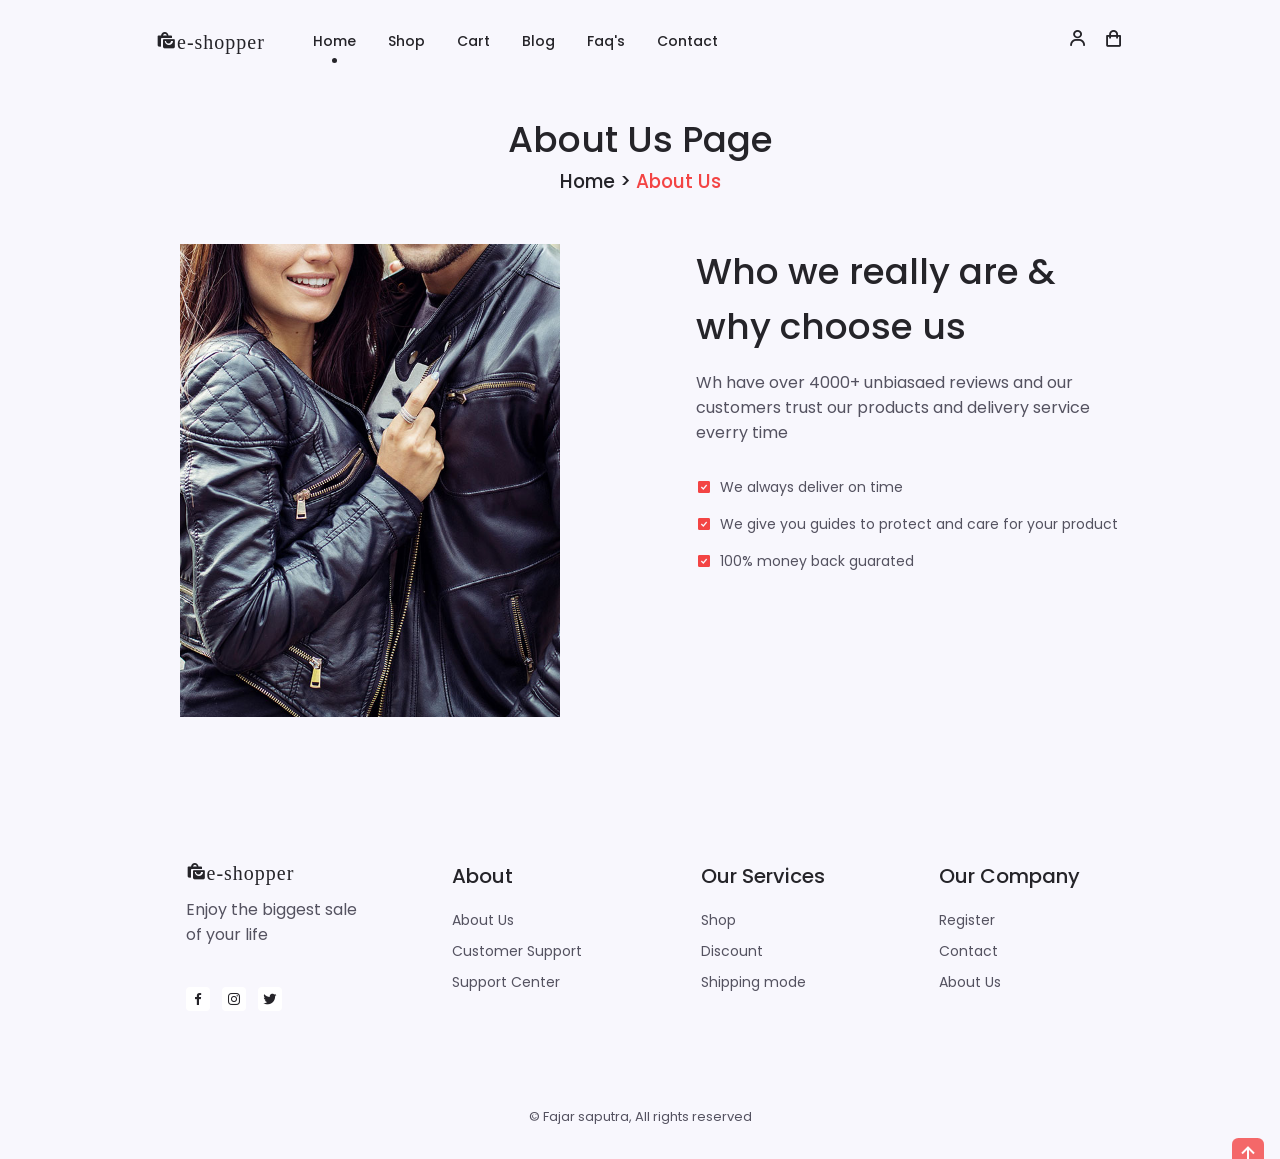
<file: about.html>
<!DOCTYPE html>
<html lang="en">

<head>
    <meta charset="UTF-8">
    <meta http-equiv="X-UA-Compatible" content="IE=edge">
    <meta name="viewport" content="width=device-width, initial-scale=1.0">

    <!--=============== BOXICONS ===============-->
    <link rel="stylesheet" href="https://cdn.jsdelivr.net/npm/boxicons@latest/css/boxicons.min.css">

    <!--=============== SWIPER CSS ===============-->
    <link rel="stylesheet" href="assets/css/swiper-bundle.min.css">

    <!--=============== CSS ===============-->
    <link rel="stylesheet" href="assets/css/style.css">
    <link rel="stylesheet" href="assets/css/colors/color-1.css">

    <title>Responsive e-commerce website - fajarsaputra</title>
</head>

<body>
    <!--=============== HEADER ===============-->
    <header class="header" id="header">
        <nav class="nav container">
            <a href="index.html" class="nav__logo">
                <i class="bx bxs-shopping-bags nav__logo-icon">e-shopper</i>
            </a>

            <div class="nav__menu" id="nav-menu">
                <ul class="nav__list">
                    <li class="nav__item">
                        <a href="index.html" class="nav__link  active-link">Home</a>
                    </li>
                    <li class="nav__item">
                        <a href="shop.html" class="nav__link">Shop</a>
                    </li>
                    <li class="nav__item">
                        <a href="cart.html" class="nav__link">Cart</a>
                    </li>
                    <li class="nav__item">
                        <a href="blog.html" class="nav__link">Blog</a>
                    </li>
                    <li class="nav__item">
                        <a href="faq.html" class="nav__link">Faq's</a>
                    </li>
                    <li class="nav__item">
                        <a href="contact.html" class="nav__link">Contact</a>
                    </li>
                </ul>

                <div class="nav__close" id="nav-close">
                    <i class="bx bx-x"></i>
                </div>
            </div>

            <div class="nav__btns">
                <div class="login__toggle" id="login-button">
                    <i class="bx bx-user"></i>
                </div>
                <div class="nav__shop" id="cart-shop">
                    <i class="bx bx-shopping-bag"></i>
                </div>
                <div class="nav__toggle" id="nav-toggle">
                    <i class="bx bx-grid-alt"></i>
                </div>
            </div>
        </nav>
    </header>

    <!--=============== CART ===============-->
    <div class="cart" id="cart">
        <i class="bx bx-x cart__close" id="cart-close"></i>
        <h2 class="cart__title-center">My Cart</h2>

        <div class="cart__container">
            <article class="cart__card">
                <div class="cart__box">
                    <img src="assets/img/cart-1.png" alt="" class="
                        cart__img">
                </div>

                <div class="cart__details">
                    <h3 class="cart__title">Windbreaker</h3>
                    <span class="cart__price">$12</span>

                    <div class="cart__amount">
                        <div class="cart__amount-content">
                            <span class="cart__amount-box">
                                <i class="bx bx-minus"></i>
                            </span>

                            <span class="cart__amount number">1</span>

                            <span class="cart__amount-box">
                                <i class="bx bx-plus"></i>
                            </span>
                        </div>

                        <i class="bx bx-trash-alt cart__amount-trash"></i>
                    </div>
                </div>
            </article>
            <article class="cart__card">
                <div class="cart__box">
                    <img src="assets/img/cart-2.png" alt="" class="
                        cart__img">
                </div>

                <div class="cart__details">
                    <h3 class="cart__title">Cardigan Hoodie</h3>
                    <span class="cart__price">$16</span>

                    <div class="cart__amount">
                        <div class="cart__amount-content">
                            <span class="cart__amount-box">
                                <i class="bx bx-minus"></i>
                            </span>

                            <span class="cart__amount number">1</span>

                            <span class="cart__amount-box">
                                <i class="bx bx-plus"></i>
                            </span>
                        </div>

                        <i class="bx bx-trash-alt cart__amount-trash"></i>
                    </div>
                </div>
            </article>
            <article class="cart__card">
                <div class="cart__box">
                    <img src="assets/img/cart-3.png" alt="" class="
                        cart__img">
                </div>

                <div class="cart__details">
                    <h3 class="cart__title">Cartoon</h3>
                    <span class="cart__price">$16</span>

                    <div class="cart__amount">
                        <div class="cart__amount-content">
                            <span class="cart__amount-box">
                                <i class="bx bx-minus"></i>
                            </span>

                            <span class="cart__amount number">1</span>

                            <span class="cart__amount-box">
                                <i class="bx bx-plus"></i>
                            </span>
                        </div>

                        <i class="bx bx-trash-alt cart__amount-trash"></i>
                    </div>
                </div>
            </article>
        </div>

        <div class="cart__prices">
            <span class="cart__prices-item">3 item</span>
            <span class="cart__prices-total">$28</span>
        </div>
    </div>

    <!--=============== LOGIN ===============-->
    <div class="login" id="login">
        <i class="bx bx-x login__close" id="login-close"></i>

        <h2 class="login__title-center">Login</h2>
        <form action="" class="login__form grid">
            <div class="login__content">
                <label for="email" lang="login__label">Email</label>
                <input type="email" class="login__input" id="email" name="email">
            </div>
            <div class="login__content">
                <label for="password" lang="login__label">Passwords</label>
                <input type="password" class="login__input" id="password" name="password">
            </div>


            <div>
                <a href="#" class="button">Sign In</a>
            </div>

            <p class="signup">Not a member? <a href="registration.html">Sign up now</a></p>
        </form>
    </div>

    <!--=============== MAIN ===============-->
    <main class="main">
        <!--=============== ABOUT ===============-->
        <section class="about section container">
            <h2 class="breadcrumb__title">About Us Page</h2>
            <h3 class="breadcrumb__subtitle">Home > <span>About Us</span></h3>

            <div class="about__container grid">
                <img src="assets/img/about-img.jpg" alt="" class="about__img">

                <div class="about__data">
                    <h2 class="section__title about__title">
                        Who we really are & <br>why choose us
                    </h2>

                    <p class="about__description">
                        Wh have over 4000+ unbiasaed reviews and our customers trust our products and delivery service
                        everry time
                    </p>

                    <div class="about__details">
                        <p class="about__details-description">
                            <i class="bx bxs-check-square about__details-icon">
                            </i>

                            We always deliver on time
                        </p>
                        <p class="about__details-description">
                            <i class="bx bxs-check-square about__details-icon">
                            </i>

                            We give you guides to protect and care for your product
                        </p>
                        <p class="about__details-description">
                            <i class="bx bxs-check-square about__details-icon">
                            </i>

                            100% money back guarated
                        </p>
                    </div>
                </div>
            </div>
        </section>
    </main>

    <!--=============== FOOTER ===============-->
    <footer class="footer section">
        <div class="footer__container container grid">
            <!-- FOOTER CONTENT -->
            <div class="footer__content">
                <a href="#" class="footer__logo">
                    <i class="bx bxs-shopping-bags footer__logo-icon">e-shopper</i>
                </a>

                <p class="footer__description">Enjoy the biggest sale <br>of your life</p>

                <div class="footer__social">
                    <a href="#" class="footer__social-link"><i class="bx bxl-facebook"></i></a>
                    <a href="#" class="footer__social-link"><i class="bx bxl-instagram"></i></a>
                    <a href="#" class="footer__social-link"><i class="bx bxl-twitter"></i></a>
                </div>
            </div>
            <!-- FOOTER CONTENT -->
            <div class="footer__content">
                <h3 class="footer__title">About</h3>

                <ul class="footer__links">
                    <li><a href="" class="footer__link">About Us</a></li>
                    <li><a href="" class="footer__link">Customer Support</a></li>
                    <li><a href="" class="footer__link">Support Center</a></li>
                </ul>
            </div>
            <!-- FOOTER CONTENT -->
            <div class="footer__content">
                <h3 class="footer__title">Our Services</h3>

                <ul class="footer__links">
                    <li><a href="" class="footer__link">Shop</a></li>
                    <li><a href="" class="footer__link">Discount </a></li>
                    <li><a href="" class="footer__link">Shipping mode</a></li>
                </ul>
            </div>
            <!-- FOOTER CONTENT -->
            <div class="footer__content">
                <h3 class="footer__title">Our Company</h3>

                <ul class="footer__links">
                    <li><a href="registration.html" class="footer__link">Register</a></li>
                    <li><a href="contact.html" class="footer__link">Contact </a></li>
                    <li><a href="about.html" class="footer__link">About Us</a></li>
                </ul>
            </div>
        </div>
        <span class="footer__copy">&#169; Fajar saputra, All rights reserved</span>
    </footer>

    <!--=============== SCROLL UP ===============-->
    <a href="#" class="scrollup" id="scroll-up">
        <i class="bx bx-up-arrow-alt scroll__icon"></i>
    </a>

    <!--=============== STYLE SWITCHER ===============-->

    <!--=============== SWIPER JS ===============-->
    <script src="assets/js/swiper-bundle.min.js"></script>

    <!--=============== JS ===============-->
    <script src="assets/js/main.js"></script>
</body>

</html>
</file>
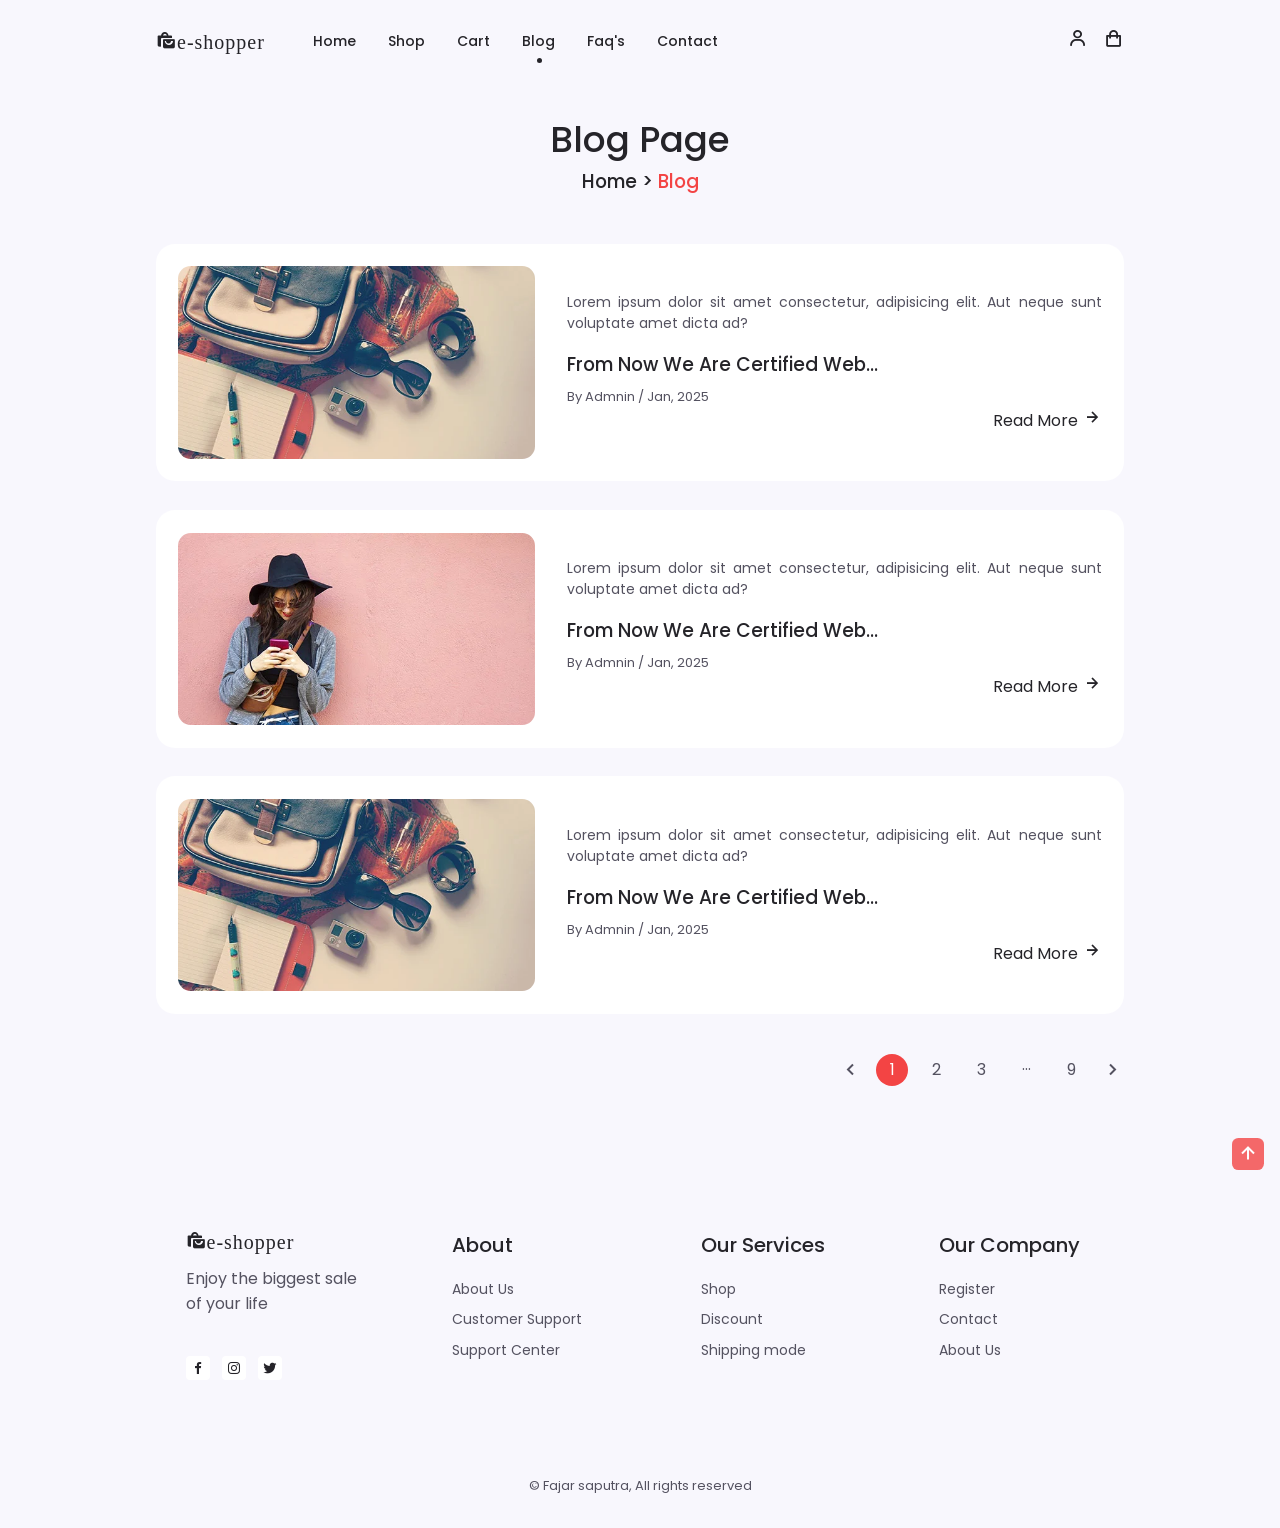
<file: blog.html>
<!DOCTYPE html>
<html lang="en">

<head>
    <meta charset="UTF-8">
    <meta http-equiv="X-UA-Compatible" content="IE=edge">
    <meta name="viewport" content="width=device-width, initial-scale=1.0">

    <!--=============== BOXICONS ===============-->
    <link rel="stylesheet" href="https://cdn.jsdelivr.net/npm/boxicons@latest/css/boxicons.min.css">

    <!--=============== SWIPER CSS ===============-->
    <link rel="stylesheet" href="assets/css/swiper-bundle.min.css">

    <!--=============== CSS ===============-->
    <link rel="stylesheet" href="assets/css/style.css">
    <link rel="stylesheet" href="assets/css/colors/color-1.css">

    <title>Responsive e-commerce website - Crypticalcoder</title>
</head>

<body>
    <!--=============== HEADER ===============-->
    <header class="header" id="header">
        <nav class="nav container">
            <a href="index.html" class="nav__logo">
                <i class="bx bxs-shopping-bags nav__logo-icon">e-shopper</i>
            </a>

            <div class="nav__menu" id="nav-menu">
                <ul class="nav__list">
                    <li class="nav__item">
                        <a href="index.html" class="nav__link">Home</a>
                    </li>
                    <li class="nav__item">
                        <a href="shop.html" class="nav__link">Shop</a>
                    </li>
                    <li class="nav__item">
                        <a href="cart.html" class="nav__link">Cart</a>
                    </li>
                    <li class="nav__item">
                        <a href="blog.html" class="nav__link active-link">Blog</a>
                    </li>
                    <li class="nav__item">
                        <a href="faq.html" class="nav__link">Faq's</a>
                    </li>
                    <li class="nav__item">
                        <a href="contact.html" class="nav__link">Contact</a>
                    </li>
                </ul>

                <div class="nav__close" id="nav-close">
                    <i class="bx bx-x"></i>
                </div>
            </div>

            <div class="nav__btns">
                <div class="login__toggle" id="login-button">
                    <i class="bx bx-user"></i>
                </div>
                <div class="nav__shop" id="cart-shop">
                    <i class="bx bx-shopping-bag"></i>
                </div>
                <div class="nav__toggle" id="nav-toggle">
                    <i class="bx bx-grid-alt"></i>
                </div>
            </div>
        </nav>
    </header>

    <!--=============== CART ===============-->
    <div class="cart" id="cart">
        <i class="bx bx-x cart__close" id="cart-close"></i>
        <h2 class="cart__title-center">My Cart</h2>

        <div class="cart__container">
            <article class="cart__card">
                <div class="cart__box">
                    <img src="assets/img/cart-1.png" alt="" class="
                    cart__img">
                </div>

                <div class="cart__details">
                    <h3 class="cart__title">Windbreaker</h3>
                    <span class="cart__price">$12</span>

                    <div class="cart__amount">
                        <div class="cart__amount-content">
                            <span class="cart__amount-box">
                                <i class="bx bx-minus"></i>
                            </span>

                            <span class="cart__amount number">1</span>

                            <span class="cart__amount-box">
                                <i class="bx bx-plus"></i>
                            </span>
                        </div>

                        <i class="bx bx-trash-alt cart__amount-trash"></i>
                    </div>
                </div>
            </article>
            <article class="cart__card">
                <div class="cart__box">
                    <img src="assets/img/cart-2.png" alt="" class="
                    cart__img">
                </div>

                <div class="cart__details">
                    <h3 class="cart__title">Cardigan Hoodie</h3>
                    <span class="cart__price">$16</span>

                    <div class="cart__amount">
                        <div class="cart__amount-content">
                            <span class="cart__amount-box">
                                <i class="bx bx-minus"></i>
                            </span>

                            <span class="cart__amount number">1</span>

                            <span class="cart__amount-box">
                                <i class="bx bx-plus"></i>
                            </span>
                        </div>

                        <i class="bx bx-trash-alt cart__amount-trash"></i>
                    </div>
                </div>
            </article>
            <article class="cart__card">
                <div class="cart__box">
                    <img src="assets/img/cart-3.png" alt="" class="
                    cart__img">
                </div>

                <div class="cart__details">
                    <h3 class="cart__title">Cartoon</h3>
                    <span class="cart__price">$16</span>

                    <div class="cart__amount">
                        <div class="cart__amount-content">
                            <span class="cart__amount-box">
                                <i class="bx bx-minus"></i>
                            </span>

                            <span class="cart__amount number">1</span>

                            <span class="cart__amount-box">
                                <i class="bx bx-plus"></i>
                            </span>
                        </div>

                        <i class="bx bx-trash-alt cart__amount-trash"></i>
                    </div>
                </div>
            </article>
        </div>

        <div class="cart__prices">
            <span class="cart__prices-item">3 item</span>
            <span class="cart__prices-total">$28</span>
        </div>
    </div>

    <!--=============== LOGIN ===============-->
    <div class="login" id="login">
        <i class="bx bx-x login__close" id="login-close"></i>

        <h2 class="login__title-center">Login</h2>
        <form action="" class="login__form grid">
            <div class="login__content">
                <label for="email" lang="login__label">Email</label>
                <input type="email" class="login__input" id="email" name="email">
            </div>
            <div class="login__content">
                <label for="password" lang="login__label">Passwords</label>
                <input type="password" class="login__input" id="password" name="password">
            </div>


            <div>
                <a href="#" class="button">Sign In</a>
            </div>

            <p class="signup">Not a member? <a href="registration.html">Sign up now</a></p>
        </form>
    </div>

    <!--=============== MAIN ===============-->
    <main class="main">
        <!--=============== BLOG ===============-->
        <section class="blog section container">
            <h2 class="breadcrumb__title">Blog Page</h2>
            <h3 class="breadcrumb__subtitle">Home > <span>Blog</span></h3>

            <div class="blog__container grid">
                <div class="blog__post grid">
                    <img src="assets/img/blog-1.webp" alt="" class="blog__img">

                    <div class="blog__info">
                        <p class="blog__details">
                            Lorem ipsum dolor sit amet consectetur, adipisicing elit. Aut neque sunt voluptate amet
                            dicta ad?
                        <h3 class="blog__title">From Now We Are Certified Web...</h3>
                        <p class="blog__date">By Admnin / Jan, 2025</p>
                        <div class="read__more">
                            <a href="#" class="button--link button--flex">Read More <i
                                    class="bx bx-right-arrow-alt button__icon"></i>
                            </a>
                        </div>
                        </p>
                    </div>
                </div>
                <div class="blog__post grid">
                    <img src="assets/img/blog-2.webp" alt="" class="blog__img">

                    <div class="blog__info">
                        <p class="blog__details">
                            Lorem ipsum dolor sit amet consectetur, adipisicing elit. Aut neque sunt voluptate amet
                            dicta ad?
                        <h3 class="blog__title">From Now We Are Certified Web...</h3>
                        <p class="blog__date">By Admnin / Jan, 2025</p>
                        <div class="read__more">
                            <a href="#" class="button--link button--flex">Read More <i
                                    class="bx bx-right-arrow-alt button__icon"></i>
                            </a>
                        </div>
                        </p>
                    </div>
                </div>
                <div class="blog__post grid">
                    <img src="assets/img/blog-1.webp" alt="" class="blog__img">

                    <div class="blog__info">
                        <p class="blog__details">
                            Lorem ipsum dolor sit amet consectetur, adipisicing elit. Aut neque sunt voluptate amet
                            dicta ad?
                        <h3 class="blog__title">From Now We Are Certified Web...</h3>
                        <p class="blog__date">By Admnin / Jan, 2025</p>
                        <div class="read__more">
                            <a href="#" class="button--link button--flex">Read More <i
                                    class="bx bx-right-arrow-alt button__icon"></i>
                            </a>
                        </div>
                        </p>
                    </div>
                </div>
            </div>

            <div class="pagination">
                <i class="bx bx-chevron-left pagination__icon"></i>

                <span class="current">1</span>
                <span>2</span>
                <span>3</span>
                <span>&middot;&middot;&middot; </span>
                <span>9</span>


                <i class="bx bx-chevron-right pagination__icon"></i>
            </div>
        </section>
    </main>

    <!--=============== FOOTER ===============-->
    <footer class="footer section">
        <div class="footer__container container grid">
            <!-- FOOTER CONTENT -->
            <div class="footer__content">
                <a href="#" class="footer__logo">
                    <i class="bx bxs-shopping-bags footer__logo-icon">e-shopper</i>
                </a>

                <p class="footer__description">Enjoy the biggest sale <br>of your life</p>

                <div class="footer__social">
                    <a href="#" class="footer__social-link"><i class="bx bxl-facebook"></i></a>
                    <a href="#" class="footer__social-link"><i class="bx bxl-instagram"></i></a>
                    <a href="#" class="footer__social-link"><i class="bx bxl-twitter"></i></a>
                </div>
            </div>
            <!-- FOOTER CONTENT -->
            <div class="footer__content">
                <h3 class="footer__title">About</h3>

                <ul class="footer__links">
                    <li><a href="" class="footer__link">About Us</a></li>
                    <li><a href="" class="footer__link">Customer Support</a></li>
                    <li><a href="" class="footer__link">Support Center</a></li>
                </ul>
            </div>
            <!-- FOOTER CONTENT -->
            <div class="footer__content">
                <h3 class="footer__title">Our Services</h3>

                <ul class="footer__links">
                    <li><a href="" class="footer__link">Shop</a></li>
                    <li><a href="" class="footer__link">Discount </a></li>
                    <li><a href="" class="footer__link">Shipping mode</a></li>
                </ul>
            </div>
            <!-- FOOTER CONTENT -->
            <div class="footer__content">
                <h3 class="footer__title">Our Company</h3>

                <ul class="footer__links">
                    <li><a href="registration.html" class="footer__link">Register</a></li>
                    <li><a href="contact.html" class="footer__link">Contact </a></li>
                    <li><a href="about.html" class="footer__link">About Us</a></li>
                </ul>
            </div>
        </div>
        <span class="footer__copy">&#169; Fajar saputra, All rights reserved</span>
    </footer>

    <!--=============== SCROLL UP ===============-->
    <a href="#" class="scrollup" id="scroll-up">
        <i class="bx bx-up-arrow-alt scroll__icon"></i>
    </a>
    <!--=============== STYLE SWITCHER ===============-->

    <!--=============== SWIPER JS ===============-->
    <script src="assets/js/swiper-bundle.min.js"></script>

    <!--=============== JS ===============-->
    <script src="assets/js/main.js"></script>
</body>

</html>
</file>
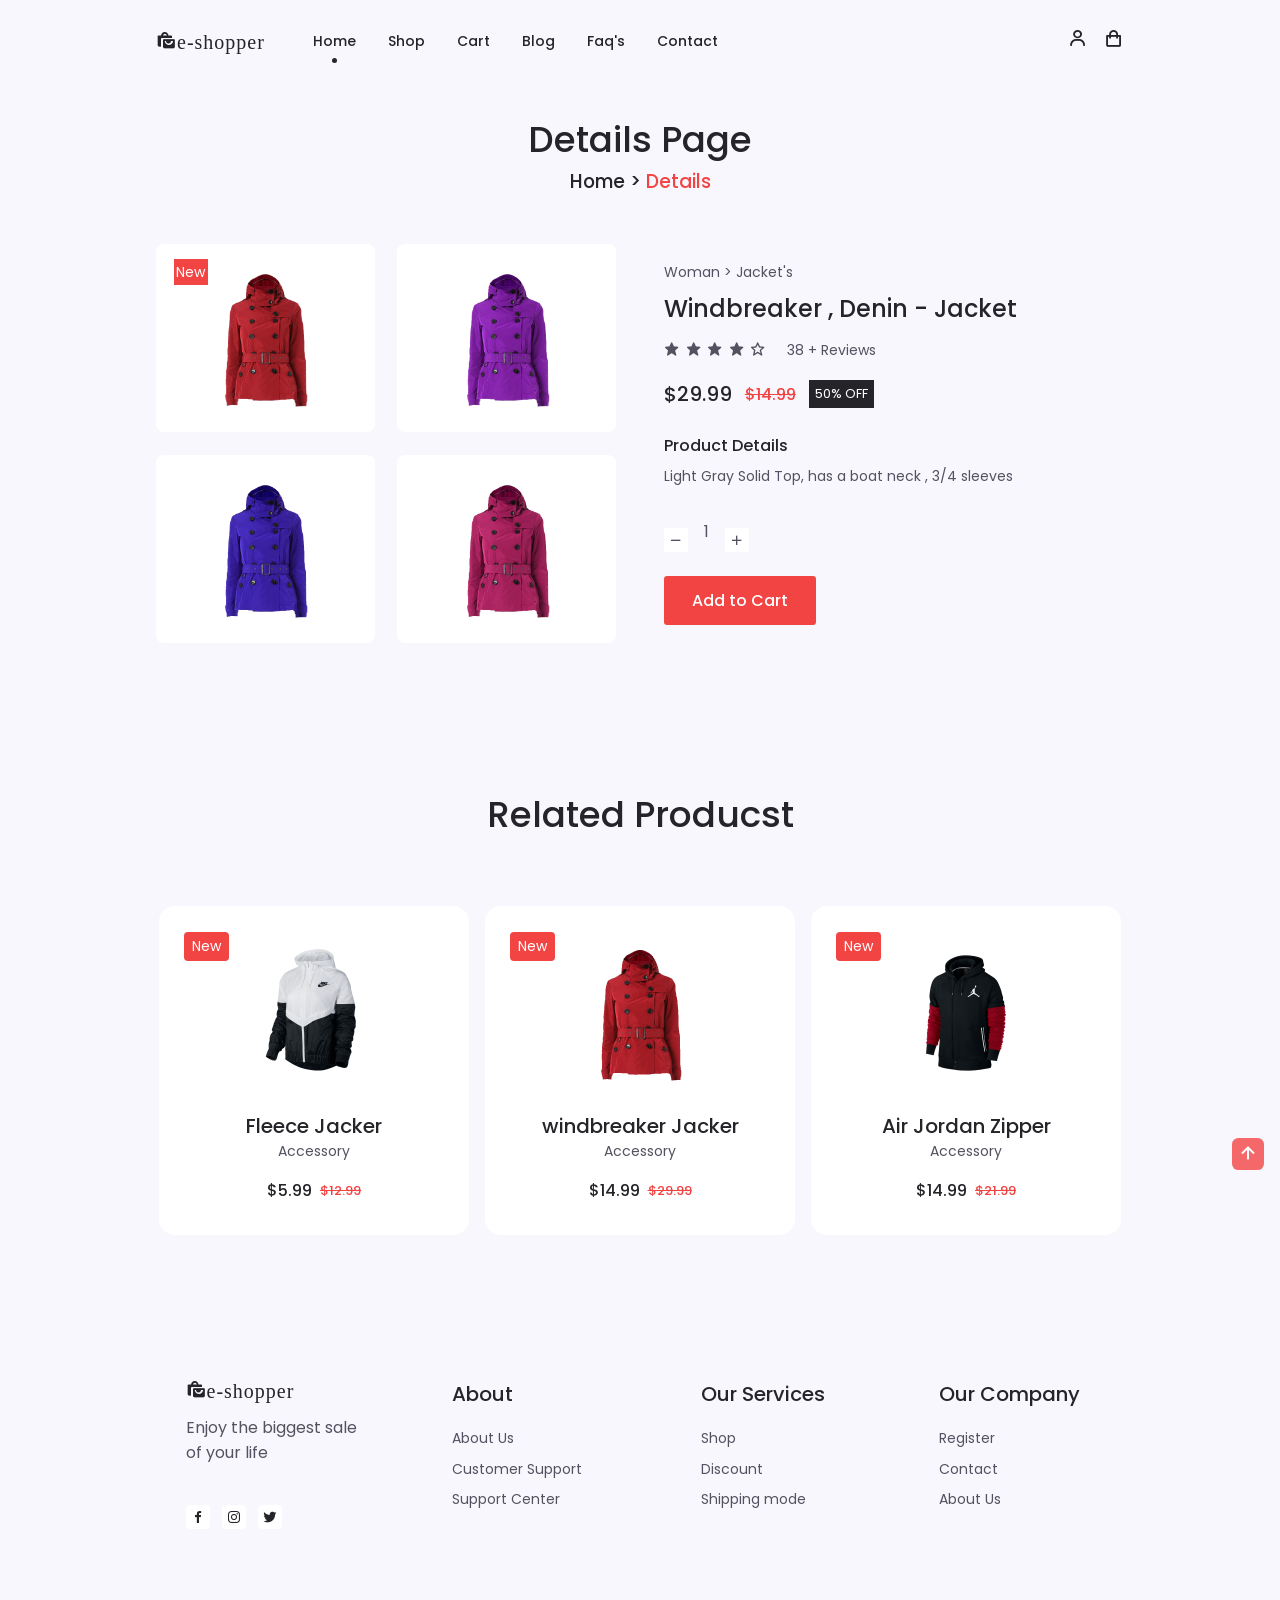
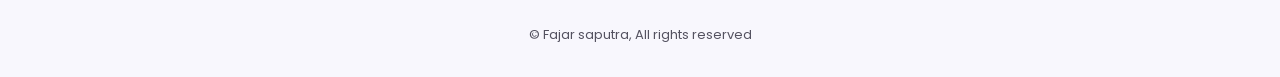
<file: details.html>
<!DOCTYPE html>
<html lang="en">

<head>
    <meta charset="UTF-8">
    <meta http-equiv="X-UA-Compatible" content="IE=edge">
    <meta name="viewport" content="width=device-width, initial-scale=1.0">

    <!--=============== BOXICONS ===============-->
    <link rel="stylesheet" href="https://cdn.jsdelivr.net/npm/boxicons@latest/css/boxicons.min.css">

    <!--=============== SWIPER CSS ===============-->
    <link rel="stylesheet" href="assets/css/swiper-bundle.min.css">

    <!--=============== CSS ===============-->
    <link rel="stylesheet" href="assets/css/style.css">
    <link rel="stylesheet" href="assets/css/colors/color-1.css">

    <title>Responsive e-commerce website - fajarsaputra</title>
</head>

<body>
    <!--=============== HEADER ===============-->
    <header class="header" id="header">
        <nav class="nav container">
            <a href="index.html" class="nav__logo">
                <i class="bx bxs-shopping-bags nav__logo-icon">e-shopper</i>
            </a>

            <div class="nav__menu" id="nav-menu">
                <ul class="nav__list">
                    <li class="nav__item">
                        <a href="index.html" class="nav__link  active-link">Home</a>
                    </li>
                    <li class="nav__item">
                        <a href="shop.html" class="nav__link">Shop</a>
                    </li>
                    <li class="nav__item">
                        <a href="cart.html" class="nav__link">Cart</a>
                    </li>
                    <li class="nav__item">
                        <a href="blog.html" class="nav__link">Blog</a>
                    </li>
                    <li class="nav__item">
                        <a href="faq.html" class="nav__link">Faq's</a>
                    </li>
                    <li class="nav__item">
                        <a href="contact.html" class="nav__link">Contact</a>
                    </li>
                </ul>

                <div class="nav__close" id="nav-close">
                    <i class="bx bx-x"></i>
                </div>
            </div>

            <div class="nav__btns">
                <div class="login__toggle" id="login-button">
                    <i class="bx bx-user"></i>
                </div>
                <div class="nav__shop" id="cart-shop">
                    <i class="bx bx-shopping-bag"></i>
                </div>
                <div class="nav__toggle" id="nav-toggle">
                    <i class="bx bx-grid-alt"></i>
                </div>
            </div>
        </nav>
    </header>

    <!--=============== CART ===============-->
    <div class="cart" id="cart">
        <i class="bx bx-x cart__close" id="cart-close"></i>
        <h2 class="cart__title-center">My Cart</h2>

        <div class="cart__container">
            <article class="cart__card">
                <div class="cart__box">
                    <img src="assets/img/cart-1.png" alt="" class="
                        cart__img">
                </div>

                <div class="cart__details">
                    <h3 class="cart__title">Windbreaker</h3>
                    <span class="cart__price">$12</span>

                    <div class="cart__amount">
                        <div class="cart__amount-content">
                            <span class="cart__amount-box">
                                <i class="bx bx-minus"></i>
                            </span>

                            <span class="cart__amount number">1</span>

                            <span class="cart__amount-box">
                                <i class="bx bx-plus"></i>
                            </span>
                        </div>

                        <i class="bx bx-trash-alt cart__amount-trash"></i>
                    </div>
                </div>
            </article>
            <article class="cart__card">
                <div class="cart__box">
                    <img src="assets/img/cart-2.png" alt="" class="
                        cart__img">
                </div>

                <div class="cart__details">
                    <h3 class="cart__title">Cardigan Hoodie</h3>
                    <span class="cart__price">$16</span>

                    <div class="cart__amount">
                        <div class="cart__amount-content">
                            <span class="cart__amount-box">
                                <i class="bx bx-minus"></i>
                            </span>

                            <span class="cart__amount number">1</span>

                            <span class="cart__amount-box">
                                <i class="bx bx-plus"></i>
                            </span>
                        </div>

                        <i class="bx bx-trash-alt cart__amount-trash"></i>
                    </div>
                </div>
            </article>
            <article class="cart__card">
                <div class="cart__box">
                    <img src="assets/img/cart-3.png" alt="" class="
                        cart__img">
                </div>

                <div class="cart__details">
                    <h3 class="cart__title">Cartoon</h3>
                    <span class="cart__price">$16</span>

                    <div class="cart__amount">
                        <div class="cart__amount-content">
                            <span class="cart__amount-box">
                                <i class="bx bx-minus"></i>
                            </span>

                            <span class="cart__amount number">1</span>

                            <span class="cart__amount-box">
                                <i class="bx bx-plus"></i>
                            </span>
                        </div>

                        <i class="bx bx-trash-alt cart__amount-trash"></i>
                    </div>
                </div>
            </article>
        </div>

        <div class="cart__prices">
            <span class="cart__prices-item">3 item</span>
            <span class="cart__prices-total">$28</span>
        </div>
    </div>

    <!--=============== LOGIN ===============-->
    <div class="login" id="login">
        <i class="bx bx-x login__close" id="login-close"></i>

        <h2 class="login__title-center">Login</h2>
        <form action="" class="login__form grid">
            <div class="login__content">
                <label for="email" lang="login__label">Email</label>
                <input type="email" class="login__input" id="email" name="email">
            </div>
            <div class="login__content">
                <label for="password" lang="login__label">Passwords</label>
                <input type="password" class="login__input" id="password" name="password">
            </div>


            <div>
                <a href="#" class="button">Sign In</a>
            </div>

            <p class="signup">Not a member? <a href="registration.html">Sign up now</a></p>
        </form>
    </div>

    <!--=============== MAIN ===============-->
    <main class="main">
        <!--=============== DETAILS ===============-->
        <section class="details section container">
            <h2 class="breadcrumb__title">Details Page</h2>
            <h3 class="breadcrumb__subtitle">Home > <span>Details</span></h3>

            <div class="details__container grid">
                <div class="product__images grid">
                    <div class="product__img">
                        <div class="details__img-tag">New</div>
                        <img src="assets/img/details-1.png" alt="">
                    </div>
                    <div class="product__img">
                        <img src="assets/img/details-2.png" alt="">
                    </div>
                    <div class="product__img">
                        <img src="assets/img/details-3.png" alt="">
                    </div>
                    <div class="product__img">
                        <img src="assets/img/details-4.png" alt="">
                    </div>
                </div>

                <div class="product__info">
                    <p class="details__subtitle">Woman > Jacket's</p>
                    <h3 class="details__title">Windbreaker , Denin - Jacket</h3>

                    <div class="rating">
                        <div class="stars">
                            <i class="bx bxs-star"></i>
                            <i class="bx bxs-star"></i>
                            <i class="bx bxs-star"></i>
                            <i class="bx bxs-star"></i>
                            <i class="bx bx-star"></i>
                        </div>
                        <span class="reviews__count">38 + Reviews</span>
                    </div>

                    <div class="details__prices">
                        <span class="details__price">$29.99</span>
                        <span class="details__discount">$14.99</span>
                        <span class="dicount__percentage">50% OFF</span>
                    </div>

                    <div class="details__description">
                        <h3 class="description__title">Product Details</h3>
                        <div class="description__details">
                            <p>
                                Light Gray Solid Top, has a boat neck , 3/4 sleeves
                            </p>
                        </div>
                    </div>

                    <div class="cart__amount">
                        <div class="cart__amount-content">
                            <span class="cart__amount-box">
                                <i class="bx bx-minus"></i>
                            </span>

                            <span class="cart__amount number">1</span>

                            <span class="cart__amount-box">
                                <i class="bx bx-plus"></i>
                            </span>
                        </div>

                        <i class="bx bx-heart-alt cart__amount-heart"></i>
                    </div>


                    <a href="#" class="button">Add to Cart</a>

                </div>
            </div>
        </section>

        <!--=============== RELATED PRODUCTS ===============-->
        <section class="related__products section">
            <h2 class="section__title">Related Producst</h2>

            <div class="new__container container">
                <div class="swiper new-swiper">
                    <div class="swiper-wrapper">
                        <!-- NEW CONTENT 1 -->
                        <div class="new__content swiper-slide">
                            <div class="new__tag">New</div>
                            <img src="assets/img/new-1.png" alt="" class="new__img">
                            <h3 class="new__title">windbreaker Jacker</h3>
                            <span class="new__subtitle">Accessory</span>

                            <div class="new__prices">
                                <span class="new__price">$14.99</span>
                                <span class="new__discount">$29.99</span>
                            </div>

                            <a href="details.html" class="button new__button">
                                <i class="bx bx-cart-alt new__icon"></i>
                            </a>
                        </div>
                        <!-- NEW CONTENT 2 -->
                        <div class="new__content swiper-slide">
                            <div class="new__tag">New</div>
                            <img src="assets/img/new-2.png" alt="" class="new__img">
                            <h3 class="new__title">Air Jordan Zipper</h3>
                            <span class="new__subtitle">Accessory</span>

                            <div class="new__prices">
                                <span class="new__price">$14.99</span>
                                <span class="new__discount">$21.99</span>
                            </div>

                            <a href="details.html" class="button new__button">
                                <i class="bx bx-cart-alt new__icon"></i>
                            </a>
                        </div>
                        <!-- NEW CONTENT 3 -->
                        <div class="new__content swiper-slide">
                            <div class="new__tag">New</div>
                            <img src="assets/img/new-3.png" alt="" class="new__img">
                            <h3 class="new__title">
                                Fur Jacket
                            </h3>
                            <span class="new__subtitle">Accessory</span>

                            <div class="new__prices">
                                <span class="new__price">$4.99</span>
                                <span class="new__discount">$9.99</span>
                            </div>
                            <a href="details.html" class="button new__button">
                                <i class="bx bx-cart-alt new__icon"></i>
                            </a>
                        </div>

                        <!-- NEW CONTENT 4 -->
                        <div class="new__content swiper-slide">
                            <div class="new__tag">New</div>
                            <img src="assets/img/new-4.png" alt="" class="new__img">
                            <h3 class="new__title">
                                Fleece Jacket
                            </h3>
                            <span class="new__subtitle">Accessory</span>

                            <div class="new__prices">
                                <span class="new__price">$24.99</span>
                                <span class="new__discount">$44.99</span>
                            </div>

                            <a href="details.html" class="button new__button">
                                <i class="bx bx-cart-alt new__icon"></i>
                            </a>
                        </div>
                        <!-- NEW CONTENT 5 -->
                        <div class="new__content swiper-slide">
                            <div class="new__tag">New</div>
                            <img src="assets/img/new-5.png" alt="" class="new__img">
                            <h3 class="new__title">Nike Hoodie</h3>
                            <span class="new__subtitle">Accessory</span>

                            <div class="new__prices">
                                <span class="new__price">$7.99</span>
                                <span class="new__discount">$14.99</span>
                            </div>

                            <a href="details.html" class="button new__button">
                                <i class="bx bx-cart-alt new__icon"></i>
                            </a>
                        </div>
                        <!-- NEW CONTENT 6 -->
                        <div class="new__content swiper-slide">
                            <div class="new__tag">New</div>
                            <img src="assets/img/new-6.png" alt="" class="new__img">
                            <h3 class="new__title">Fleece Jacker</h3>
                            <span class="new__subtitle">Accessory</span>

                            <div class="new__prices">
                                <span class="new__price">$5.99</span>
                                <span class="new__discount">$12.99</span>
                            </div>

                            <a href="details.html" class="button new__button">
                                <i class="bx bx-cart-alt new__icon"></i>
                            </a>
                        </div>
                    </div>
                </div>
            </div>
        </section>
    </main>

    <!--=============== FOOTER ===============-->
    <footer class="footer section">
        <div class="footer__container container grid">
            <!-- FOOTER CONTENT -->
            <div class="footer__content">
                <a href="#" class="footer__logo">
                    <i class="bx bxs-shopping-bags footer__logo-icon">e-shopper</i>
                </a>

                <p class="footer__description">Enjoy the biggest sale <br>of your life</p>

                <div class="footer__social">
                    <a href="#" class="footer__social-link"><i class="bx bxl-facebook"></i></a>
                    <a href="#" class="footer__social-link"><i class="bx bxl-instagram"></i></a>
                    <a href="#" class="footer__social-link"><i class="bx bxl-twitter"></i></a>
                </div>
            </div>
            <!-- FOOTER CONTENT -->
            <div class="footer__content">
                <h3 class="footer__title">About</h3>

                <ul class="footer__links">
                    <li><a href="" class="footer__link">About Us</a></li>
                    <li><a href="" class="footer__link">Customer Support</a></li>
                    <li><a href="" class="footer__link">Support Center</a></li>
                </ul>
            </div>
            <!-- FOOTER CONTENT -->
            <div class="footer__content">
                <h3 class="footer__title">Our Services</h3>

                <ul class="footer__links">
                    <li><a href="" class="footer__link">Shop</a></li>
                    <li><a href="" class="footer__link">Discount </a></li>
                    <li><a href="" class="footer__link">Shipping mode</a></li>
                </ul>
            </div>
            <!-- FOOTER CONTENT -->
            <div class="footer__content">
                <h3 class="footer__title">Our Company</h3>

                <ul class="footer__links">
                    <li><a href="registration.html" class="footer__link">Register</a></li>
                    <li><a href="contact.html" class="footer__link">Contact </a></li>
                    <li><a href="about.html" class="footer__link">About Us</a></li>
                </ul>
            </div>
        </div>
        <span class="footer__copy">&#169; Fajar saputra, All rights reserved</span>
    </footer>

    <!--=============== LIGHTBOX ===============-->
    <div class="lightbox">
        <div class="lightbox__content">
            <div class="lightbox__close">&times;</div>
            <img src="assets/img/product-2.png" alt="" class="lightbox__img">
            <div class="lightbox__caption">
                <div class="caption__text">e-shopper</div>
                <div class="caption__counter">1 of 4</div>
            </div>

            <div class="lightbox__controls">
                <div class="prev__item" onclick="prevItem()"><i class="bx bx-chevron-left">m</i></div>
                <div class="next__item" onclick="nextItem()"><i class="bx bx-chevron-right">n</i></div>
            </div>
        </div>
    </div>

    <!--=============== SCROLL UP ===============-->
    <a href="#" class="scrollup" id="scroll-up">
        <i class="bx bx-up-arrow-alt scroll__icon"></i>
    </a>
    <!--=============== STYLE SWITCHER ===============-->

    <!--=============== LIGTHBOX ===============-->


    <!--=============== SWIPER JS ===============-->
    <script src="assets/js/swiper-bundle.min.js"></script>

    <!--=============== JS ===============-->
    <script src="assets/js/main.js"></script>
</body>

</html>
</file>
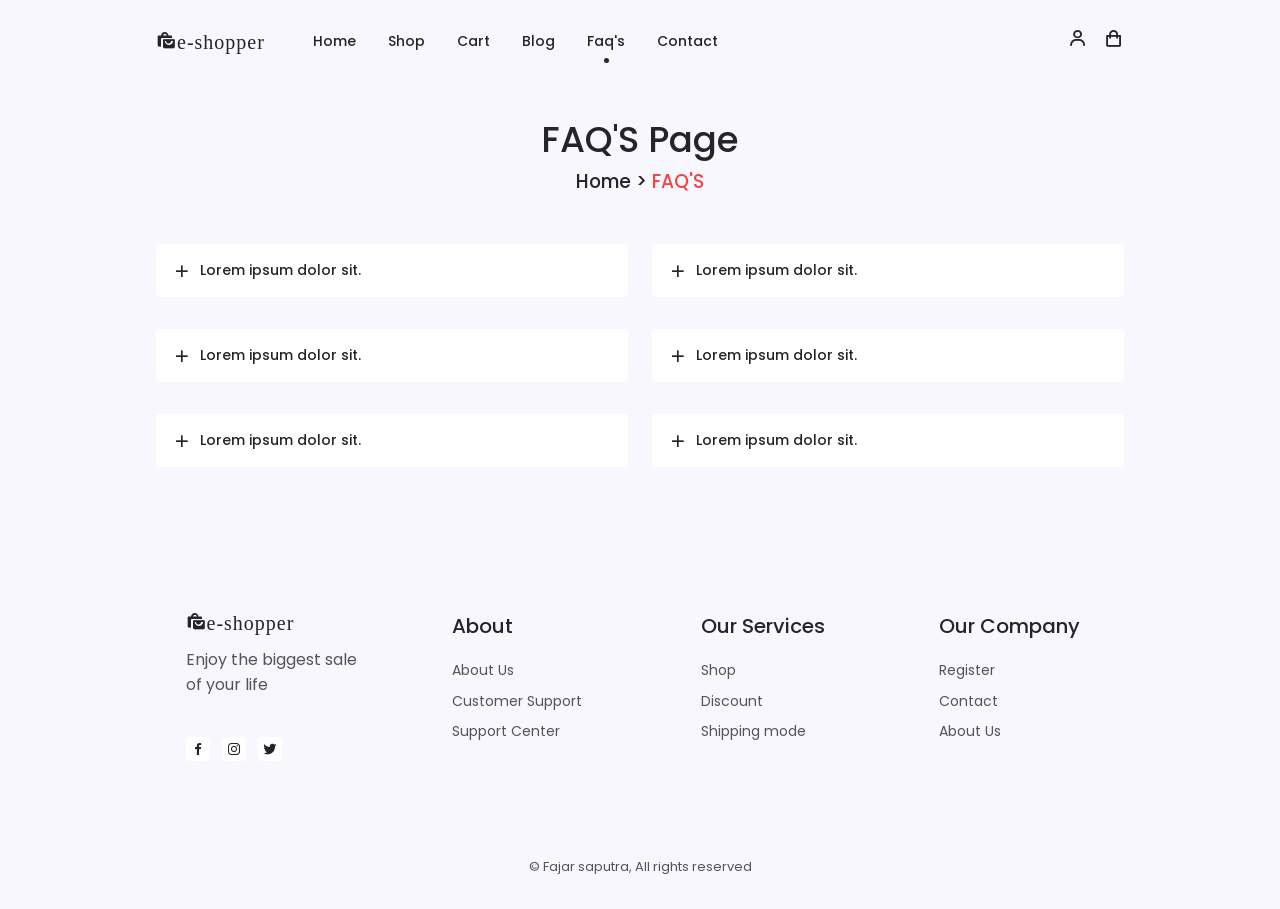
<file: faq.html>
<!DOCTYPE html>
<html lang="en">

<head>
    <meta charset="UTF-8">
    <meta http-equiv="X-UA-Compatible" content="IE=edge">
    <meta name="viewport" content="width=device-width, initial-scale=1.0">

    <!--=============== BOXICONS ===============-->
    <link rel="stylesheet" href="https://cdn.jsdelivr.net/npm/boxicons@latest/css/boxicons.min.css">

    <!--=============== SWIPER CSS ===============-->
    <link rel="stylesheet" href="assets/css/swiper-bundle.min.css">

    <!--=============== CSS ===============-->
    <link rel="stylesheet" href="assets/css/style.css">
    <link rel="stylesheet" href="assets/css/colors/color-1.css">

    <title>Responsive e-commerce website - Crypticalcoder</title>
</head>

<body>
    <!--=============== HEADER ===============-->
    <header class="header" id="header">
        <nav class="nav container">
            <a href="index.html" class="nav__logo">
                <i class="bx bxs-shopping-bags nav__logo-icon">e-shopper</i>
            </a>

            <div class="nav__menu" id="nav-menu">
                <ul class="nav__list">
                    <li class="nav__item">
                        <a href="index.html" class="nav__link">Home</a>
                    </li>
                    <li class="nav__item">
                        <a href="shop.html" class="nav__link">Shop</a>
                    </li>
                    <li class="nav__item">
                        <a href="cart.html" class="nav__link">Cart</a>
                    </li>
                    <li class="nav__item">
                        <a href="blog.html" class="nav__link">Blog</a>
                    </li>
                    <li class="nav__item">
                        <a href="faq.html" class="nav__link active-link">Faq's</a>
                    </li>
                    <li class="nav__item">
                        <a href="contact.html" class="nav__link">Contact</a>
                    </li>
                </ul>

                <div class="nav__close" id="nav-close">
                    <i class="bx bx-x"></i>
                </div>
            </div>

            <div class="nav__btns">
                <div class="login__toggle" id="login-button">
                    <i class="bx bx-user"></i>
                </div>
                <div class="nav__shop" id="cart-shop">
                    <i class="bx bx-shopping-bag"></i>
                </div>
                <div class="nav__toggle" id="nav-toggle">
                    <i class="bx bx-grid-alt"></i>
                </div>
            </div>
        </nav>
    </header>

    <!--=============== CART ===============-->
    <div class="cart" id="cart">
        <i class="bx bx-x cart__close" id="cart-close"></i>
        <h2 class="cart__title-center">My Cart</h2>

        <div class="cart__container">
            <article class="cart__card">
                <div class="cart__box">
                    <img src="assets/img/cart-1.png" alt="" class="
                    cart__img">
                </div>

                <div class="cart__details">
                    <h3 class="cart__title">Windbreaker</h3>
                    <span class="cart__price">$12</span>

                    <div class="cart__amount">
                        <div class="cart__amount-content">
                            <span class="cart__amount-box">
                                <i class="bx bx-minus"></i>
                            </span>

                            <span class="cart__amount number">1</span>

                            <span class="cart__amount-box">
                                <i class="bx bx-plus"></i>
                            </span>
                        </div>

                        <i class="bx bx-trash-alt cart__amount-trash"></i>
                    </div>
                </div>
            </article>
            <article class="cart__card">
                <div class="cart__box">
                    <img src="assets/img/cart-2.png" alt="" class="
                    cart__img">
                </div>

                <div class="cart__details">
                    <h3 class="cart__title">Cardigan Hoodie</h3>
                    <span class="cart__price">$16</span>

                    <div class="cart__amount">
                        <div class="cart__amount-content">
                            <span class="cart__amount-box">
                                <i class="bx bx-minus"></i>
                            </span>

                            <span class="cart__amount number">1</span>

                            <span class="cart__amount-box">
                                <i class="bx bx-plus"></i>
                            </span>
                        </div>

                        <i class="bx bx-trash-alt cart__amount-trash"></i>
                    </div>
                </div>
            </article>
            <article class="cart__card">
                <div class="cart__box">
                    <img src="assets/img/cart-3.png" alt="" class="
                    cart__img">
                </div>

                <div class="cart__details">
                    <h3 class="cart__title">Cartoon</h3>
                    <span class="cart__price">$16</span>

                    <div class="cart__amount">
                        <div class="cart__amount-content">
                            <span class="cart__amount-box">
                                <i class="bx bx-minus"></i>
                            </span>

                            <span class="cart__amount number">1</span>

                            <span class="cart__amount-box">
                                <i class="bx bx-plus"></i>
                            </span>
                        </div>

                        <i class="bx bx-trash-alt cart__amount-trash"></i>
                    </div>
                </div>
            </article>
        </div>

        <div class="cart__prices">
            <span class="cart__prices-item">3 item</span>
            <span class="cart__prices-total">$28</span>
        </div>
    </div>

    <!--=============== LOGIN ===============-->
    <div class="login" id="login">
        <i class="bx bx-x login__close" id="login-close"></i>

        <h2 class="login__title-center">Login</h2>
        <form action="" class="login__form grid">
            <div class="login__content">
                <label for="email" lang="login__label">Email</label>
                <input type="email" class="login__input" id="email" name="email">
            </div>
            <div class="login__content">
                <label for="password" lang="login__label">Passwords</label>
                <input type="password" class="login__input" id="password" name="password">
            </div>


            <div>
                <a href="#" class="button">Sign In</a>
            </div>

            <p class="signup">Not a member? <a href="registration.html">Sign up now</a></p>
        </form>
    </div>

    <!--=============== MAIN ===============-->
    <main class="main">
        <!--=============== FAQ'S ===============-->
        <section class="questions section container">
            <h2 class="breadcrumb__title">FAQ'S Page</h2>
            <h3 class="breadcrumb__subtitle">Home > <span>FAQ'S</span></h3>

            <div class="questions__container grid">
                <div class="questions__group">
                    <div class="questions__item">
                        <header class="questions__header">
                            <i class="bx bx-plus questions__icon"></i>
                            <h3 class="questions__item-title">Lorem ipsum dolor sit.</h3>
                        </header>

                        <div class="questions__content">
                            <p class="questions__description">
                                Lorem ipsum dolor sit amet consectetur adipisicing elit. Non dolores deserunt assumenda
                                nobis magnam, totam veritatis corrupti quibusdam excepturi consectetur?
                            </p>
                        </div>
                    </div>
                    <div class="questions__item">
                        <header class="questions__header">
                            <i class="bx bx-plus questions__icon"></i>
                            <h3 class="questions__item-title">Lorem ipsum dolor sit.</h3>
                        </header>

                        <div class="questions__content">
                            <p class="questions__description">
                                Lorem ipsum dolor sit amet consectetur adipisicing elit. Non dolores deserunt assumenda
                                nobis magnam, totam veritatis corrupti quibusdam excepturi consectetur?
                            </p>
                        </div>
                    </div>
                    <div class="questions__item">
                        <header class="questions__header">
                            <i class="bx bx-plus questions__icon"></i>
                            <h3 class="questions__item-title">Lorem ipsum dolor sit.</h3>
                        </header>

                        <div class="questions__content">
                            <p class="questions__description">
                                Lorem ipsum dolor sit amet consectetur adipisicing elit. Non dolores deserunt assumenda
                                nobis magnam, totam veritatis corrupti quibusdam excepturi consectetur?
                            </p>
                        </div>
                    </div>
                </div>
                <div class="questions__group">
                    <div class="questions__item">
                        <header class="questions__header">
                            <i class="bx bx-plus questions__icon"></i>
                            <h3 class="questions__item-title">Lorem ipsum dolor sit.</h3>
                        </header>

                        <div class="questions__content">
                            <p class="questions__description">
                                Lorem ipsum dolor sit amet consectetur adipisicing elit. Non dolores deserunt assumenda
                                nobis magnam, totam veritatis corrupti quibusdam excepturi consectetur?
                            </p>
                        </div>
                    </div>
                    <div class="questions__item">
                        <header class="questions__header">
                            <i class="bx bx-plus questions__icon"></i>
                            <h3 class="questions__item-title">Lorem ipsum dolor sit.</h3>
                        </header>

                        <div class="questions__content">
                            <p class="questions__description">
                                Lorem ipsum dolor sit amet consectetur adipisicing elit. Non dolores deserunt assumenda
                                nobis magnam, totam veritatis corrupti quibusdam excepturi consectetur?
                            </p>
                        </div>
                    </div>
                    <div class="questions__item">
                        <header class="questions__header">
                            <i class="bx bx-plus questions__icon"></i>
                            <h3 class="questions__item-title">Lorem ipsum dolor sit.</h3>
                        </header>

                        <div class="questions__content">
                            <p class="questions__description">
                                Lorem ipsum dolor sit amet consectetur adipisicing elit. Non dolores deserunt assumenda
                                nobis magnam, totam veritatis corrupti quibusdam excepturi consectetur?
                            </p>
                        </div>
                    </div>
                </div>
            </div>
        </section>
    </main>

    <!--=============== FOOTER ===============-->
    <footer class="footer section">
        <div class="footer__container container grid">
            <!-- FOOTER CONTENT -->
            <div class="footer__content">
                <a href="#" class="footer__logo">
                    <i class="bx bxs-shopping-bags footer__logo-icon">e-shopper</i>
                </a>

                <p class="footer__description">Enjoy the biggest sale <br>of your life</p>

                <div class="footer__social">
                    <a href="#" class="footer__social-link"><i class="bx bxl-facebook"></i></a>
                    <a href="#" class="footer__social-link"><i class="bx bxl-instagram"></i></a>
                    <a href="#" class="footer__social-link"><i class="bx bxl-twitter"></i></a>
                </div>
            </div>
            <!-- FOOTER CONTENT -->
            <div class="footer__content">
                <h3 class="footer__title">About</h3>

                <ul class="footer__links">
                    <li><a href="" class="footer__link">About Us</a></li>
                    <li><a href="" class="footer__link">Customer Support</a></li>
                    <li><a href="" class="footer__link">Support Center</a></li>
                </ul>
            </div>
            <!-- FOOTER CONTENT -->
            <div class="footer__content">
                <h3 class="footer__title">Our Services</h3>

                <ul class="footer__links">
                    <li><a href="" class="footer__link">Shop</a></li>
                    <li><a href="" class="footer__link">Discount </a></li>
                    <li><a href="" class="footer__link">Shipping mode</a></li>
                </ul>
            </div>
            <!-- FOOTER CONTENT -->
            <div class="footer__content">
                <h3 class="footer__title">Our Company</h3>

                <ul class="footer__links">
                    <li><a href="registration.html" class="footer__link">Register</a></li>
                    <li><a href="contact.html" class="footer__link">Contact </a></li>
                    <li><a href="about.html" class="footer__link">About Us</a></li>
                </ul>
            </div>
        </div>
        <span class="footer__copy">&#169; Fajar saputra, All rights reserved</span>
    </footer>

    <!--=============== SCROLL UP ===============-->
    <a href="#" class="scrollup" id="scroll-up">
        <i class="bx bx-up-arrow-alt scroll__icon"></i>
    </a>

    <!--=============== STYLE SWITCHER ===============-->

    <!--=============== SWIPER JS ===============-->
    <script src="assets/js/swiper-bundle.min.js"></script>

    <!--=============== JS ===============-->
    <script src="assets/js/main.js"></script>
</body>

</html>
</file>
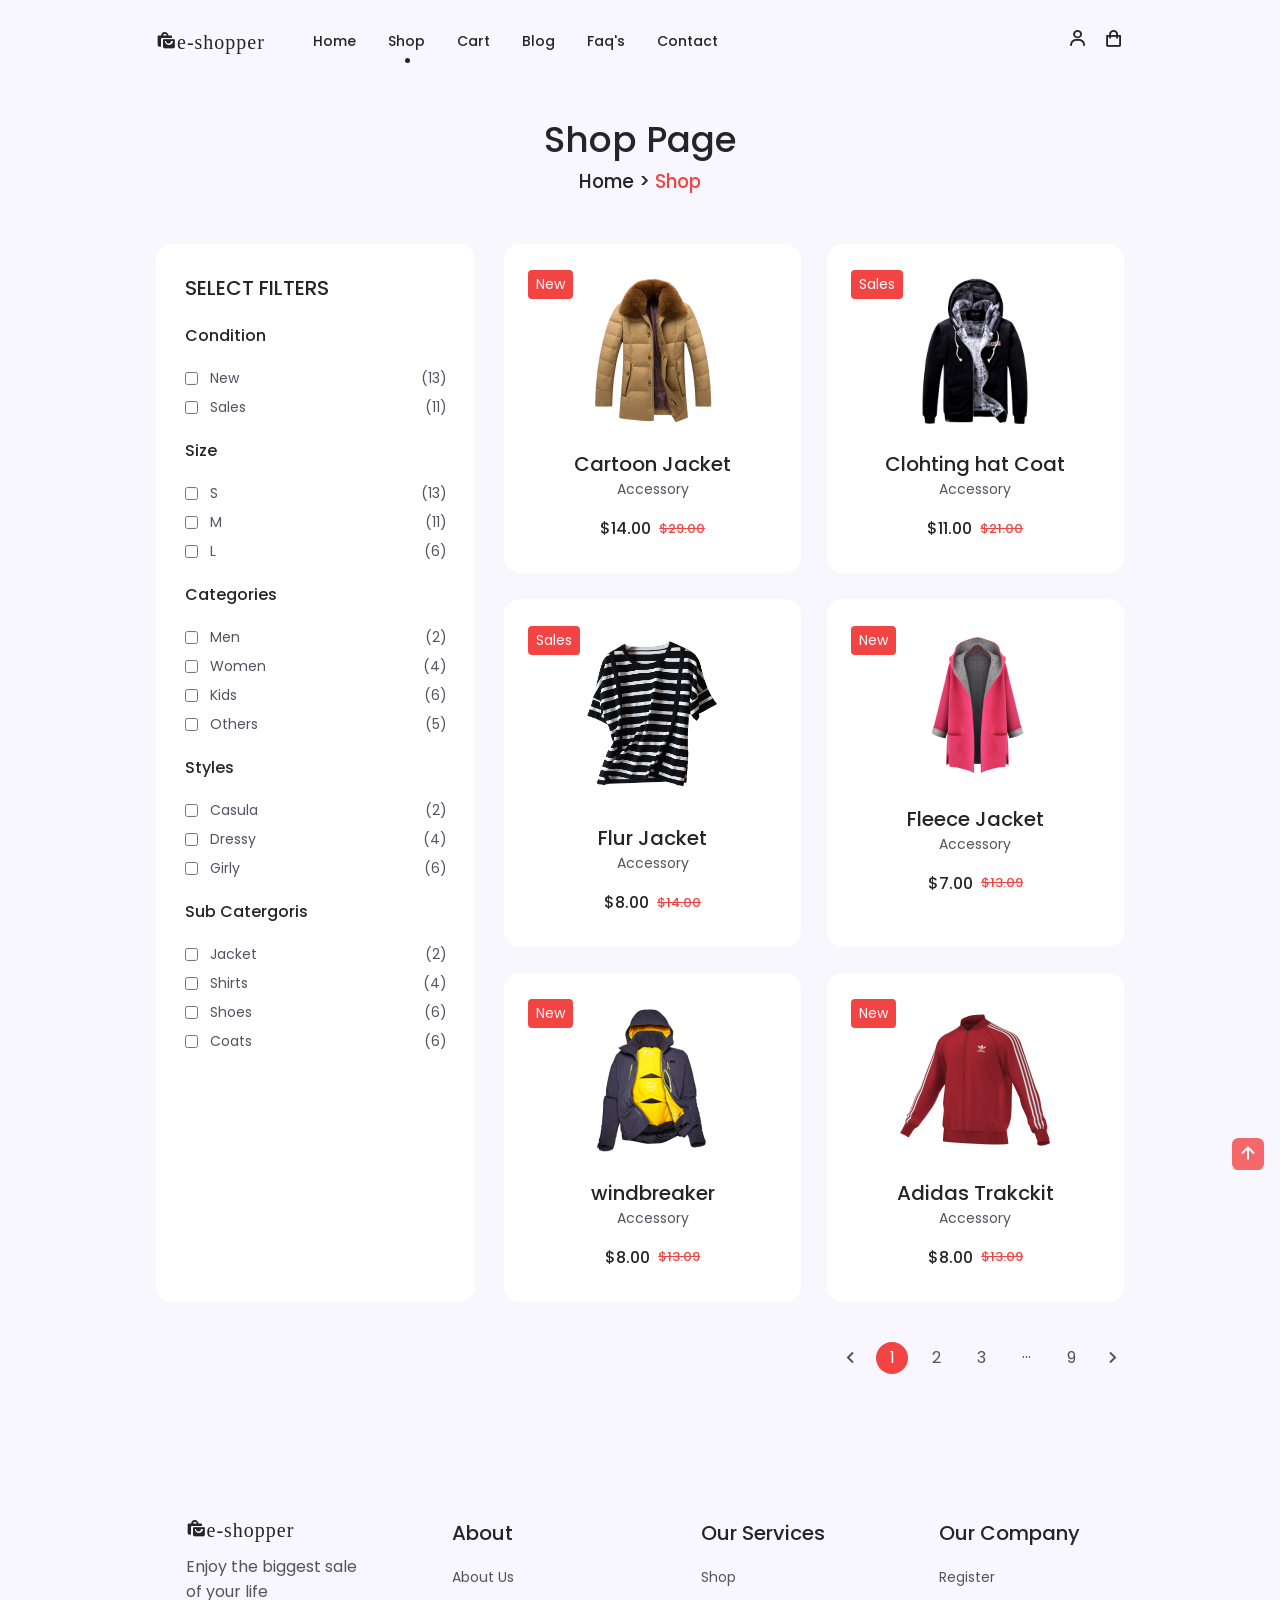
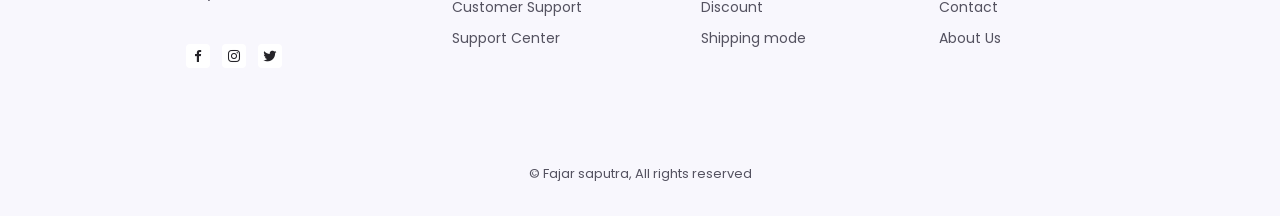
<file: shop.html>
<!DOCTYPE html>
<html lang="en">

<head>
    <meta charset="UTF-8">
    <meta http-equiv="X-UA-Compatible" content="IE=edge">
    <meta name="viewport" content="width=device-width, initial-scale=1.0">

    <!--=============== BOXICONS ===============-->
    <link rel="stylesheet" href="https://cdn.jsdelivr.net/npm/boxicons@latest/css/boxicons.min.css">

    <!--=============== SWIPER CSS ===============-->
    <link rel="stylesheet" href="assets/css/swiper-bundle.min.css">

    <!--=============== CSS ===============-->
    <link rel="stylesheet" href="assets/css/style.css">
    <link rel="stylesheet" href="assets/css/colors/color-1.css">

    <title>Responsive e-commerce website - fajarsaputra</title>
</head>

<body>
    <!--=============== HEADER ===============-->
    <header class="header" id="header">
        <nav class="nav container">
            <a href="index.html" class="nav__logo">
                <i class="bx bxs-shopping-bags nav__logo-icon">e-shopper</i>
            </a>

            <div class="nav__menu" id="nav-menu">
                <ul class="nav__list">
                    <li class="nav__item">
                        <a href="index.html" class="nav__link">Home</a>
                    </li>
                    <li class="nav__item">
                        <a href="shop.html" class="nav__link active-link">Shop</a>
                    </li>
                    <li class="nav__item">
                        <a href="cart.html" class="nav__link">Cart</a>
                    </li>
                    <li class="nav__item">
                        <a href="blog.html" class="nav__link">Blog</a>
                    </li>
                    <li class="nav__item">
                        <a href="faq.html" class="nav__link">Faq's</a>
                    </li>
                    <li class="nav__item">
                        <a href="contact.html" class="nav__link">Contact</a>
                    </li>
                </ul>

                <div class="nav__close" id="nav-close">
                    <i class="bx bx-x"></i>
                </div>
            </div>

            <div class="nav__btns">
                <div class="login__toggle" id="login-button">
                    <i class="bx bx-user"></i>
                </div>
                <div class="nav__shop" id="cart-shop">
                    <i class="bx bx-shopping-bag"></i>
                </div>
                <div class="nav__toggle" id="nav-toggle">
                    <i class="bx bx-grid-alt"></i>
                </div>
            </div>
        </nav>
    </header>

    <!--=============== CART ===============-->
    <div class="cart" id="cart">
        <i class="bx bx-x cart__close" id="cart-close"></i>
        <h2 class="cart__title-center">My Cart</h2>

        <div class="cart__container">
            <article class="cart__card">
                <div class="cart__box">
                    <img src="assets/img/cart-1.png" alt="" class="
                    cart__img">
                </div>

                <div class="cart__details">
                    <h3 class="cart__title">Windbreaker</h3>
                    <span class="cart__price">$12</span>

                    <div class="cart__amount">
                        <div class="cart__amount-content">
                            <span class="cart__amount-box">
                                <i class="bx bx-minus"></i>
                            </span>

                            <span class="cart__amount number">1</span>

                            <span class="cart__amount-box">
                                <i class="bx bx-plus"></i>
                            </span>
                        </div>

                        <i class="bx bx-trash-alt cart__amount-trash"></i>
                    </div>
                </div>
            </article>
            <article class="cart__card">
                <div class="cart__box">
                    <img src="assets/img/cart-2.png" alt="" class="
                    cart__img">
                </div>

                <div class="cart__details">
                    <h3 class="cart__title">Cardigan Hoodie</h3>
                    <span class="cart__price">$16</span>

                    <div class="cart__amount">
                        <div class="cart__amount-content">
                            <span class="cart__amount-box">
                                <i class="bx bx-minus"></i>
                            </span>

                            <span class="cart__amount number">1</span>

                            <span class="cart__amount-box">
                                <i class="bx bx-plus"></i>
                            </span>
                        </div>

                        <i class="bx bx-trash-alt cart__amount-trash"></i>
                    </div>
                </div>
            </article>
            <article class="cart__card">
                <div class="cart__box">
                    <img src="assets/img/cart-3.png" alt="" class="
                    cart__img">
                </div>

                <div class="cart__details">
                    <h3 class="cart__title">Cartoon</h3>
                    <span class="cart__price">$16</span>

                    <div class="cart__amount">
                        <div class="cart__amount-content">
                            <span class="cart__amount-box">
                                <i class="bx bx-minus"></i>
                            </span>

                            <span class="cart__amount number">1</span>

                            <span class="cart__amount-box">
                                <i class="bx bx-plus"></i>
                            </span>
                        </div>

                        <i class="bx bx-trash-alt cart__amount-trash"></i>
                    </div>
                </div>
            </article>
        </div>

        <div class="cart__prices">
            <span class="cart__prices-item">3 item</span>
            <span class="cart__prices-total">$28</span>
        </div>
    </div>

    <!--=============== LOGIN ===============-->
    <div class="login" id="login">
        <i class="bx bx-x login__close" id="login-close"></i>

        <h2 class="login__title-center">Login</h2>
        <form action="" class="login__form grid">
            <div class="login__content">
                <label for="email" lang="login__label">Email</label>
                <input type="email" class="login__input" id="email" name="email">
            </div>
            <div class="login__content">
                <label for="password" lang="login__label">Passwords</label>
                <input type="password" class="login__input" id="password" name="password">
            </div>


            <div>
                <a href="#" class="button">Sign In</a>
            </div>

            <p class="signup">Not a member? <a href="registration.html">Sign up now</a></p>
        </form>
    </div>

    <!--=============== MAIN ===============-->
    <main class="main">
        <!--=============== SHOP ===============-->
        <section class="shop section container">
            <h2 class="breadcrumb__title">Shop Page</h2>
            <h3 class="breadcrumb__subtitle">Home > <span>Shop</span></h3>

            <div class="shop__container grid">
                <div class="sidebar">
                    <h3 class="filter__title">Select Filters</h3>
                    <div class="filter__content">
                        <h3 class="filter__subtitle">Condition</h3>

                        <div class="filter">
                            <input type="checkbox" name="" id="">
                            <p>New</p> <span>(13)</span>
                        </div>
                        <div class="filter">
                            <input type="checkbox" name="" id="">
                            <p>Sales</p> <span>(11)</span>
                        </div>
                    </div>
                    <div class="filter__content">
                        <h3 class="filter__subtitle">Size</h3>

                        <div class="filter">
                            <input type="checkbox" name="" id="">
                            <p>S</p> <span>(13)</span>
                        </div>
                        <div class="filter">
                            <input type="checkbox" name="" id="">
                            <p>M</p> <span>(11)</span>
                        </div>
                        <div class="filter">
                            <input type="checkbox" name="" id="">
                            <p>L</p> <span>(6)</span>
                        </div>
                    </div>
                    <div class="filter__content">
                        <h3 class="filter__subtitle">Categories</h3>

                        <div class="filter">
                            <input type="checkbox" name="" id="">
                            <p>Men</p> <span>(2)</span>
                        </div>
                        <div class="filter">
                            <input type="checkbox" name="" id="">
                            <p>Women</p> <span>(4)</span>
                        </div>
                        <div class="filter">
                            <input type="checkbox" name="" id="">
                            <p>Kids </p> <span>(6)</span>
                        </div>
                        <div class="filter">
                            <input type="checkbox" name="" id="">
                            <p>Others</p> <span>(5)</span>
                        </div>
                    </div>
                    <div class="filter__content">
                        <h3 class="filter__subtitle">Styles</h3>

                        <div class="filter">
                            <input type="checkbox" name="" id="">
                            <p>Casula</p> <span>(2)</span>
                        </div>
                        <div class="filter">
                            <input type="checkbox" name="" id="">
                            <p>Dressy</p> <span>(4)</span>
                        </div>
                        <div class="filter">
                            <input type="checkbox" name="" id="">
                            <p>Girly </p> <span>(6)</span>
                        </div>
                    </div>
                    <div class="filter__content">
                        <h3 class="filter__subtitle">Sub Catergoris</h3>

                        <div class="filter">
                            <input type="checkbox" name="" id="">
                            <p>Jacket</p> <span>(2)</span>
                        </div>
                        <div class="filter">
                            <input type="checkbox" name="" id="">
                            <p>Shirts</p> <span>(4)</span>
                        </div>
                        <div class="filter">
                            <input type="checkbox" name="" id="">
                            <p>Shoes </p> <span>(6)</span>
                        </div>
                        <div class="filter">
                            <input type="checkbox" name="" id="">
                            <p>Coats </p> <span>(6)</span>
                        </div>
                    </div>
                </div>


                <div class="shop__items grid">
                    <div class="shop__content">
                        <div class="shop__tag">New</div>
                        <img src="assets/img/product-1.png" alt="" class="shop__img">
                        <h3 class="shop__title">Cartoon Jacket</h3>
                        <span class="shop__subtitle">Accessory</span>

                        <div class="shop__prices">
                            <span class="shop__price">$14.00</span>
                            <span class="shop__discount">$29.00</span>
                        </div>

                        <a href="details.html" class="button shop__button">
                            <i class="bx bx-cart-alt shop__icon"></i>
                        </a>
                    </div>
                    <div class="shop__content">
                        <div class="shop__tag">Sales</div>
                        <img src="assets/img/product-2.png" alt="" class="shop__img">
                        <h3 class="shop__title">Clohting hat Coat</h3>
                        <span class="shop__subtitle">Accessory</span>

                        <div class="shop__prices">
                            <span class="shop__price">$11.00</span>
                            <span class="shop__discount">$21.00</span>
                        </div>

                        <a href="details.html" class="button shop__button">
                            <i class="bx bx-cart-alt shop__icon"></i>
                        </a>
                    </div>
                    <div class="shop__content">
                        <div class="shop__tag">Sales</div>
                        <img src="assets/img/product-3.png" alt="" class="shop__img">
                        <h3 class="shop__title">Flur Jacket</h3>
                        <span class="shop__subtitle">Accessory</span>

                        <div class="shop__prices">
                            <span class="shop__price">$8.00</span>
                            <span class="shop__discount">$14.00</span>
                        </div>

                        <a href="details.html" class="button shop__button">
                            <i class="bx bx-cart-alt shop__icon"></i>
                        </a>
                    </div>
                    <div class="shop__content">
                        <div class="shop__tag">New</div>
                        <img src="assets/img/product-4.png" alt="" class="shop__img">
                        <h3 class="shop__title">Fleece Jacket</h3>
                        <span class="shop__subtitle">Accessory</span>

                        <div class="shop__prices">
                            <span class="shop__price">$7.00</span>
                            <span class="shop__discount">$13.09</span>
                        </div>

                        <a href="details.html" class="button shop__button">
                            <i class="bx bx-cart-alt shop__icon"></i>
                        </a>
                    </div>
                    <div class="shop__content">
                        <div class="shop__tag">New</div>
                        <img src="assets/img/product-5.png" alt="" class="shop__img">
                        <h3 class="shop__title">windbreaker</h3>
                        <span class="shop__subtitle">Accessory</span>

                        <div class="shop__prices">
                            <span class="shop__price">$8.00</span>
                            <span class="shop__discount">$13.09</span>
                        </div>

                        <a href="details.html" class="button shop__button">
                            <i class="bx bx-cart-alt shop__icon"></i>
                        </a>
                    </div>
                    <div class="shop__content">
                        <div class="shop__tag">New</div>
                        <img src="assets/img/product-6.png" alt="" class="shop__img">
                        <h3 class="shop__title">Adidas Trakckit</h3>
                        <span class="shop__subtitle">Accessory</span>

                        <div class="shop__prices">
                            <span class="shop__price">$8.00</span>
                            <span class="shop__discount">$13.09</span>
                        </div>

                        <a href="details.html" class="button shop__button">
                            <i class="bx bx-cart-alt shop__icon"></i>
                        </a>
                    </div>
                </div>
            </div>


            <div class="pagination">
                <i class="bx bx-chevron-left pagination__icon"></i>

                <span class="current">1</span>
                <span>2</span>
                <span>3</span>
                <span>&middot;&middot;&middot; </span>
                <span>9</span>


                <i class="bx bx-chevron-right pagination__icon"></i>
            </div>
        </section>
    </main>

    <!--=============== FOOTER ===============-->
    <footer class="footer section">
        <div class="footer__container container grid">
            <!-- FOOTER CONTENT -->
            <div class="footer__content">
                <a href="#" class="footer__logo">
                    <i class="bx bxs-shopping-bags footer__logo-icon">e-shopper</i>
                </a>

                <p class="footer__description">Enjoy the biggest sale <br>of your life</p>

                <div class="footer__social">
                    <a href="#" class="footer__social-link"><i class="bx bxl-facebook"></i></a>
                    <a href="#" class="footer__social-link"><i class="bx bxl-instagram"></i></a>
                    <a href="#" class="footer__social-link"><i class="bx bxl-twitter"></i></a>
                </div>
            </div>
            <!-- FOOTER CONTENT -->
            <div class="footer__content">
                <h3 class="footer__title">About</h3>

                <ul class="footer__links">
                    <li><a href="" class="footer__link">About Us</a></li>
                    <li><a href="" class="footer__link">Customer Support</a></li>
                    <li><a href="" class="footer__link">Support Center</a></li>
                </ul>
            </div>
            <!-- FOOTER CONTENT -->
            <div class="footer__content">
                <h3 class="footer__title">Our Services</h3>

                <ul class="footer__links">
                    <li><a href="" class="footer__link">Shop</a></li>
                    <li><a href="" class="footer__link">Discount </a></li>
                    <li><a href="" class="footer__link">Shipping mode</a></li>
                </ul>
            </div>
            <!-- FOOTER CONTENT -->
            <div class="footer__content">
                <h3 class="footer__title">Our Company</h3>

                <ul class="footer__links">
                    <li><a href="registration.html" class="footer__link">Register</a></li>
                    <li><a href="contact.html" class="footer__link">Contact </a></li>
                    <li><a href="about.html" class="footer__link">About Us</a></li>
                </ul>
            </div>
        </div>
        <span class="footer__copy">&#169; Fajar saputra, All rights reserved</span>
    </footer>

    <!--=============== SCROLL UP ===============-->
    <a href="#" class="scrollup" id="scroll-up">
        <i class="bx bx-up-arrow-alt scroll__icon"></i>
    </a>
    <!--=============== STYLE SWITCHER ===============-->

    <!--=============== SWIPER JS ===============-->
    <script src="assets/js/swiper-bundle.min.js"></script>

    <!--=============== JS ===============-->
    <script src="assets/js/main.js"></script>
</body>

</html>
</file>
<file: assets/css/style.css>
/*=============== GOOGLE FONTS ===============*/
@import url('https://fonts.googleapis.com/css2?family=Poppins:wght@400;500;600;900&display=swap');

/*=============== VARIABLES CSS ===============*/
:root {
    --header-height: 3.5rem;

    /*========== Colors ==========*/
    --title-color: rgb(37, 36, 41);
    --text-color: rgb(84, 82, 96);
    --body-color: rgb(248, 247, 253);
    --container-color: rgb(255, 255, 255);
    --shadow: rgba(38, 38, 38, 0.1);
    --scroll-bar-color: rgb(227, 226, 233);
    --scroll-thumb-color: rgb(200, 198, 210);

    /*========== Font and typography ==========*/
    --body-font: 'Poppins', sans-serif;
    --biggest-font-size: 4rem;
    --h1-font-size: 2.25rem;
    --h2-font-size: 1.5rem;
    --h3-font-size: 1.25rem;
    --normal-font-size: 1rem;
    --small-font-size: .875rem;
    --smaller-font-size: .813rem;

    /*========== Font weight ==========*/
    --font-medium: 500;
    --font-bold: 600;

    /*========== Margenes Bottom ==========*/
    --mb-0-5: .5rem;
    --mb-0-75: .75rem;
    --mb-1: 1rem;
    --mb-1-5: 1.5rem;
    --mb-2: 2rem;
    --mb-2-5: 2.5rem;
    --mb-3: 3rem;

    /*========== z index ==========*/
    --z-tooltip: 10;
    --z-fixed: 100;
}

/* Responsive typography */
@media screen and (max-width: 992px) {
    :root {
        --biggest-font-size: 2rem;
        --h1-font-size: 1.5rem;
        --h2-font-size: 1.25rem;
        --h3-font-size: 1rem;
        --normal-font-size: .938rem;
        --small-font-size: .813rem;
        --smaller-font-size: .75rem;
    }
}

/*=============== BASE ===============*/
* {
    box-sizing: border-box;
    margin: 0;
    padding: 0;
}

html {
    scroll-behavior: smooth;
}

body,
button,
input {
    font-family: var(--body-font);
    font-size: var(--normal-font-size);
}

body {
    background-color: var(--body-color);
    color: var(--text-color);
}

h1,
h2,
h3,
h4 {
    color: var(--title-color);
    font-weight: var(--font-medium);
}

ul {
    list-style: none;
}

a {
    text-decoration: none;
}

img {
    max-width: 100%;
    height: auto;
}

button {
    cursor: pointer;
}

button,
input {
    border: none;
    outline: none;
}

/*=============== REUSABLE CSS CLASSES ===============*/
.section {
    padding: 7rem 0 2rem;
}

.section__title,
.breadcrumb__title {
    font-size: var(--h1-font-size);
}

.section__title,
.breadcrumb__subtitle {
    margin-bottom: var(--mb-3);
}

.section__title,
.breadcrumb__title,
.breadcrumb__subtitle {
    text-align: center;
}

.breadcrumb__subtitle span {
    color: var(--first-color);
}

/*=============== LAYOUT ===============*/
.container {
    max-width: 968px;
    margin-left: auto;
    margin-right: auto;
}

.grid {
    display: grid;
}

/*=============== HEADER SECTION ===============*/
.header {
    width: 100%;
    background-color: transparent;
    position: fixed;
    top: 0;
    left: 0;
    z-index: var(--z-fixed);
}

/*=============== NAV ===============*/
.nav {
    height: calc(var(--header-height) + 1.5rem);
    display: flex;
    column-gap: 3rem;
    align-items: center;
    justify-content: space-between;
}

.login__toggle,
.nav__logo,
.nav__toggle,
.nav__shop {
    color: var(--title-color);
}

.nav__logo {
    text-transform: lowercase;
    font-weight: var(--font-bold);
    letter-spacing: 1px;
    display: inline-flex;
    align-items: center;
    column-gap: .25rem;
}


.nav__logo-icon {
    font-size: 1.25rem;
}

.nav__btns {
    display: flex;
    align-items: center;
    column-gap: 1rem;
    margin-left: auto;
}

.nav__close,
.nav__toggle,
.login__toggle,
.nav__shop {
    font-size: 1.25rem;
    cursor: pointer;
}

.nav__list {
    display: flex;
    align-items: center;
    column-gap: 2rem;
}

.nav__link {
    color: var(--title-color);
    font-weight: var(--font-medium);
    font-size: var(--small-font-size);
    transition: .3s;
}

.nav__link:hover {
    color: var(--first-color);
}

.nav__close {
    font-size: 2rem;
    position: absolute;
    top: .9rem;
    right: 1.25rem;
    cursor: pointer;
}

.nav__close,
.nav__toggle {
    display: none;
}



/* Change background header */
.scroll-header {
    background-color: var(--body-color);
    box-shadow: 0 1px 4px var(--shadow);
}

/* Active link */
.active-link {
    position: relative;
}

.active-link::before {
    content: '';
    position: absolute;
    bottom: -.75rem;
    left: 45%;
    width: 5px;
    height: 5px;
    background-color: var(--title-color);
    border-radius: 50%;
}

/*=============== MAIN ===============*/
/*========== HOME SECTION ==========*/
.home__content {
    /* padding: 7rem 0 2rem; */
    padding: 7rem 0 1rem;
    grid-template-columns: repeat(2, 1fr);
    column-gap: 3rem;
}

.home__group {
    display: grid;
    position: relative;
    padding-top: 2rem;
}

.home__img {
    height: 420px;
    transform: translateY(-3rem);
    justify-self: center;
}

.home__indicator {
    width: 8px;
    height: 8px;
    border-radius: 50%;
    background-color: var(--title-color);
    position: absolute;
    bottom: 15%;
    left: 45%;
}

.home__indicator::after {
    content: '';
    position: absolute;
    width: 1px;
    height: 75px;
    background-color: var(--title-color);
    top: 0;
    right: 45%;
}

.home__details-img {
    position: absolute;
    bottom: 0;
    right: 58%;
}

.home__details-title,
.home__details-subtitle {
    display: block;
    font-size: var(--small-font-size);
    text-align: right;
}

.home__subtitle {
    font-size: var(--h3-font-size);
    text-transform: uppercase;
    margin-bottom: var(--mb-1);
}

.home__title {
    font-size: var(--biggest-font-size);
    font-weight: var(--font-bold);
    left: 109%;
    margin-bottom: var(--mb-1);
    line-height: 1.1;
}

.home__description {
    margin-bottom: var(--mb-2-5);
    padding-right: 2rem;
}

.home__buttons {
    display: flex;
    align-items: center;
    justify-content: space-between;
}

/* Swiper Class */
.swiper-pagination {
    position: initial;
    /* margin-top: var(--mb-1); */
}

.swiper-pagination-bullet {
    width: 5px;
    height: 5px;
    background-color: var(--title-color);
    opacity: 1;
}

.swiper-pagination-horizontal.swiper-pagination-bullets .swiper-pagination-bullet {
    margin: 0 .5rem;
}

.swiper-pagination-bullet-active {
    width: 1.5rem;
    height: 5px;
    border-radius: .5rem;
}

/*=============== BUTTONS ===============*/
.button {
    display: inline-block;
    background-color: var(--first-color);
    color: #fff;
    padding: .75rem 1.75rem;
    border-radius: .2rem;
    font-weight: var(--font-medium);
    transition: .3s;
}

.button:hover {
    background-color: var(--first-color-alt);
}

.button__icon {
    font-size: 1.25rem;
}

.button--link {
    color: var(--title-color);
}

.button--flex {
    display: inline-block;
    align-items: center;
    column-gap: .5rem;
}

/*========== DISCOUNT SECTION ==========*/
.discount__container {
    grid-template-columns: repeat(2, max-content);
    justify-content: center;
    align-items: center;
    column-gap: 7rem;
    background-color: var(--container-color);
    padding: 3rem 0;
    border-radius: 3rem;
}

.discount__img {
    width: 200px;
}

.discount__data {
    padding-left: 6rem;
    text-align: center;
}

.discount__title {
    font-size: var(--h2-font-size);
    margin-bottom: var(--mb-2);
}


/*========== NEW ARRIVALS SECTION ==========*/
.new__container {
    padding-top: 1rem;
}

.new__img {
    width: 150px;
    margin-bottom: var(--mb-1);
    transition: .3s;
}

.new__content {
    position: relative;
    background-color: var(--container-color);
    width: 310px;
    padding: 2rem 0;
    border-radius: 1rem;
    text-align: center;
    overflow: hidden;
}

.new__tag {
    position: absolute;
    top: 8%;
    left: 8%;
    background-color: var(--first-color);
    color: #fff;
    font-size: var(--small-font-size);
    padding: .25rem .5rem;
    border-radius: .25rem;
}

.new__title {
    font-size: var(--h3-font-size);
    font-weight: var(--font-medium);
}

.new__subtitle {
    display: block;
    font-size: var(--small-font-size);
    margin-bottom: var(--mb-1);
}

.new__prices {
    display: inline-flex;
    align-items: center;
    column-gap: .5rem;
}

.new__price {
    font-weight: var(--font-medium);
    color: var(--title-color);
}

.new__discount {
    color: var(--first-color);
    font-size: var(--smaller-font-size);
    text-decoration: line-through;
    font-weight: var(--font-medium);
}

.new__button {
    display: inline-flex;
    padding: .5rem;
    border-radius: .25rem .25rem .75rem .25rem;
    position: absolute;
    bottom: 0;
    right: -3rem;

}

.new__icon {
    font-size: 1.25rem;
}

.new__content:hover .new__img {
    transform: translateY(-.5rem);
}

.new__content:hover .new__button {
    right: 0;
}

/*========== STEPS SECTION ==========*/
.steps__bg {
    background-color: var(--container-color);
    padding: 3.5rem 2.5rem;
    border-radius: 1rem;
}

.steps__container {
    grid-template-columns: repeat(3, 1fr);
    column-gap: 2rem;
    padding-top: 1rem;
}


.steps__card {
    background-color: var(--body-color);
    padding: 2.5rem 3rem 2rem 1.5rem;
}

.steps__card-number {
    display: inline-block;
    background-color: var(--first-color);
    color: #fff;
    padding: .5rem .75rem;
    border-radius: .25rem;
    font-size: var(--h2-font-size);
    margin-bottom: var(--mb-1-5);
    transition: .3s;
}

.steps__card-title {
    font-size: var(--normal-font-size);
    margin-bottom: var(--mb-0-5);
}

.steps__card-description {
    font-size: var(--small-font-size);
}

.steps__card:hover .steps__card-number {
    transform: translateY(-.25rem);
}


/*========== NEWSLETTER SECTION ==========*/
.newsletter__container {
    display: grid;
    grid-template-columns: .5fr;
    justify-content: center;
}

.newsletter__description {
    padding: 0 3rem;
    text-align: center;
    margin-bottom: var(--mb-1-5);
}

.newsletter__form {
    background-color: var(--container-color);
    padding: 1rem;
    display: flex;
    justify-content: space-between;
    border-radius: .75rem;
}

.newsletter__input {
    width: 70%;
    padding: 0 .5rem;
    background-color: none;
    color: var(--title-color);
}

.newsletter__input::placeholder {
    color: var(--text-color);
}

/*=============== SHOP PAGE ===============*/
.shop__container {
    grid-template-columns: 1.7fr 3.3fr;
    column-gap: 1.8rem;
}

.sidebar {
    padding: 1.8rem;
    background-color: var(--container-color);
    border-radius: 1rem;
}

.filter__title {
    font-size: var(--h3-font-size);
    text-transform: uppercase;
}

.filter__subtitle {
    /* margin: 1.25rem var(--mb-0-5); */
    margin: 1.25rem 0;
    font-size: var(--normal-font-size);
}

.filter {
    display: flex;
    align-items: center;
    margin-bottom: var(--mb-0-5);
    color: var(--text-color);
    font-size: var(--small-font-size);
}

.filter p {
    flex: 1;
}

.filter input {
    margin-right: var(--mb-0-75);
    cursor: pointer;
}

.shop__items {
    grid-template-columns: repeat(2, 1fr);
    gap: 1.6rem;
}


.shop__content {
    position: relative;
    background-color: var(--container-color);
    padding: 2rem 0;
    border-radius: 1rem;
    text-align: center;
    overflow: hidden;
}

.shop__img {
    width: 150px;
    margin-bottom: var(--mb-1);
    transition: .3s;
}

.shop__tag {
    position: absolute;
    top: 8%;
    left: 8%;
    background-color: var(--first-color);
    color: #fff;
    font-size: var(--small-font-size);
    padding: .25rem .5rem;
    border-radius: .25rem;
}

.shop__title {
    font-size: var(--h3-font-size);
    font-weight: var(--font-medium);
}

.shop__subtitle {
    display: block;
    font-size: var(--small-font-size);
    margin-bottom: var(--mb-1);
}

.shop__prices {
    display: inline-flex;
    align-items: center;
    column-gap: .5rem;
}

.shop__price {
    font-weight: var(--font-medium);
    color: var(--title-color);
}

.shop__discount {
    color: var(--first-color);
    font-size: var(--smaller-font-size);
    font-weight: var(--font-medium);
    text-decoration: line-through;
}


.shop__button {
    display: inline-flex;
    padding: .5rem;
    border-radius: .25rem .25rem .75rem .25rem;
    position: absolute;
    bottom: 0;
    right: -3rem;
}

.shop__icon {
    font-size: 1.25rem;
}

.shop__content:hover .shop__img {
    transform: translateY(.5rem);
}

.shop__content:hover .shop__button {
    right: 0;
}

/*=============== PAGINATION ===============*/
.pagination {
    display: flex;
    align-items: center;
    justify-content: end;
    column-gap: .8rem;
    margin-top: var(--mb-2-5);
    font-size: var(--normal-font-size);
}

.pagination span {
    width: 2rem;
    height: 2rem;
    line-height: 32px;
    text-align: center;
    border-radius: 50%;
    cursor: pointer;
}

.pagination .current {
    background-color: var(--first-color);
    color: #fff;
}

.pagination__icon {
    font-size: var(--h2-font-size);
}

/*=============== DETAILS PAGE ===============*/
.details__container {
    grid-template-columns: repeat(2, 1fr);
    align-items: center;
    column-gap: 3rem;
}

.product__images {
    grid-template-columns: repeat(2, 1fr);
    gap: 1.4rem;
}

.product__img {
    background-color: var(--container-color);
    padding: 1.2rem 0;
    display: flex;
    justify-content: center;
    align-items: center;
    border-radius: .5rem;
    position: relative;
    cursor: pointer;
}

.details__img-tag {
    position: absolute;
    top: 8%;
    left: 8%;
    background-color: var(--first-color);
    color: #fff;
    font-size: var(--small-font-size);
    padding: .16rem;
}

.product__img img {
    width: 150px;
}

.details__subtitle {
    font-size: var(--small-font-size);
    color: var(--text-color);
    margin-bottom: var(--mb-0-5);
}

.details__title {
    font-size: var(--h2-font-size);
    font-weight: var(--font-medium);
    margin-bottom: var(--mb-0-75);
}

.rating {
    display: flex;
    align-items: center;
    column-gap: 1.2rem;
    margin-bottom: var(--mb-1);
}

.rating span {
    font-size: var(--small-font-size);
}

.rating i {
    margin-right: .1rem;
}

.details__prices {
    display: inline-flex;
    align-items: center;
    column-gap: .8rem;
    margin-bottom: var(--mb-1-5);
}

.details__price {
    font-weight: var(--font-medium);
    color: var(--title-color);
    font-size: var(--h3-font-size);
}

.details__discount {
    color: var(--first-color);
    text-decoration: line-through;
    font-weight: var(--font-medium);
}

.dicount__percentage {
    background-color: var(--title-color);
    padding: .25rem .40rem;
    font-size: var(--smaller-font-size);
    color: #fff;
}

.description__details {
    margin-bottom: var(--mb-2);
    font-size: var(--small-font-size);
}

.description__title {
    font-size: var(--normal-font-size);
    margin-bottom: var(--mb-0-5);
}

.details .cart__amount {
    margin-bottom: var(--mb-1);
}


/*=============== ABOUT PAGE ===============*/
.about__container {
    grid-template-columns: repeat(2, 1fr);
    column-gap: 7rem;
}

.about__img {
    width: 380px;
    justify-self: center;
}

.about__title {
    margin-bottom: var(--mb-1);
    text-align: left;
}

.about__description {
    margin-bottom: var(--mb-2);
}

.about__details {
    display: grid;
    row-gap: 1rem;
}

.about__details-description {
    display: inline-flex;
    column-gap: .5rem;
    font-size: var(--small-font-size);
}

.about__details-icon {
    font-size: 1rem;
    color: var(--first-color);
    margin-top: .15rem;
}

/*=============== BLOG PAGE ===============*/
.blog__container {
    row-gap: 1.8rem;
}

.blog__post {
    grid-template-columns: .8fr 1.2fr;
    column-gap: 2rem;
    align-items: center;
    background-color: var(--container-color);
    border-radius: 1.2rem;
    padding: 1.4rem;
}

.blog__img {
    border-radius: .8rem;
}

.blog__details {
    font-size: var(--small-font-size);
    text-align: justify;
    margin-bottom: var(--mb-1);
}

.blog__title {
    font-weight: var(--h3-font-size);
    font-weight: var(--font-medium);
    margin-bottom: var(--mb-0-5);
}


.blog__date {
    font-size: var(--smaller-font-size);
    color: var(--text-color);
    margin-bottom: var(--mb-0-75)\;
}

.read__more {
    text-align: right;
}

/*=============== CART PAGE ===============*/


/*=============== FAQ PAGE ===============*/
.questions__container {
    grid-template-columns: repeat(2, 1fr);
    gap: 1.5rem;
    align-items: flex-start;
}

.questions__group {
    display: grid;
    row-gap: 2rem;
}

.questions__item {
    background-color: var(--container-color);
    border-radius: .25rem;
}

.questions__item-title {
    font-size: var(--small-font-size);
    font-weight: var(--font-medium);
}

.questions__icon {
    font-size: 1.25rem;
    color: var(--title-color);
}


.questions__description {
    font-weight: var(--smaller-font-size);
    padding: 0 3.5rem 2.25rem 2.75rem;
}

.questions__header {
    display: flex;
    align-items: center;
    column-gap: .5rem;
    padding: 1rem;
    cursor: pointer;
}

.questions__content {
    overflow: hidden;
    height: 0;
}

.questions__item,
.questions__header,
.questions__item-title,
.questions__icon,
.questions__description,
.questions__content {
    transition: .3s;
}

/*Rotate icon, change color of titles and background*/
.accordion-open .questions__header,
.accordion-open .questions__content {
    background-color: var(--first-color);
}

.accordion-open .questions__item-title,
.accordion-open .questions__description,
.accordion-open .questions__icon {
    color: #fff;
}

.accordion-open .questions__icon {
    transform: Rotate(45deg);
}

/*=============== REGISTRATION PAGE ===============*/


/*=============== CONTACT PAGE ===============*/
.contact__container {
    grid-template-columns: .9fr 1.1fr;
    column-gap: 1.5rem;
}

.contact__information {
    display: flex;
    align-items: center;
    margin-bottom: var(--mb-2);
}

.contact__icon {
    font-size: 2rem;
    color: var(--first-color);
    margin-right: var(--mb-0-75);
}

.contact__title {
    font-size: var(--h3-font-size);
    font-weight: var(--font-medium);
}

.contact__subtitle {
    font-size: var(--small-font-size);
    color: var(--text-color);
}

.contact__form {
    row-gap: 1.5rem;
}

.contact__content {
    background-color: var(--container-color);
    border-radius: .5rem;
    padding: .75rem 1rem .25rem;
}

.contact__label {
    font-size: var(--smaller-font-size);
    color: var(--title-color);
}

.contact__inputs {
    grid-template-columns: repeat(2, 1fr);
    column-gap: 1.5rem;
}

.contact__input {
    width: 100%;
    background-color: var(--container-color);
    font-size: var(--normal-font-size);
    border: none;
    padding: .25rem .5rem .5rem .25rem;
}

/*=============== FOOTER ===============*/
.footer {
    position: relative;
    overflow: hidden;
}


.footer__container {
    grid-template-columns: repeat(4, 1fr);
    column-gap: 1rem;
    justify-items: center;
}

.footer__logo {
    color: var(--title-color);
    text-transform: lowercase;
    font-weight: var(--font-bold);
    letter-spacing: 1px;
    display: inline-flex;
    align-items: center;
    column-gap: .25rem;
    margin-bottom: var(--mb-1);
}

.footer__logo-icon {
    font-size: 1.25rem;
}

.footer__description {
    margin-bottom: var(--mb-2-5);
}

.footer__social {
    display: flex;
    column-gap: .75rem;
}

.footer__social-link {
    display: inline-flex;
    background-color: var(--container-color);
    padding: .25rem;
    border-radius: .25rem;
    color: var(--title-color);
    font-size: 1rem;
}

.footer__social-link:hover {
    background-color: var(--first-color);
    color: #fff;
}

.footer__title {
    font-size: var(--h3-font-size);
    margin-bottom: var(--mb-1);
}

.footer__links {
    display: grid;
    row-gap: .35rem;
}

.footer__link {
    font-size: var(--small-font-size);
    color: var(--text-color);
    transition: .3s;
}

.footer__link:hover {
    color: var(--title-color);
}

.footer__copy {
    display: block;
    text-align: center;
    font-size: var(--smaller-font-size);
    margin-top: 6rem;
}

/*=============== SCROLL UP ===============*/
.scrollup {
    position: fixed;
    right: 1rem;
    bottom: -30%;
    background-color: var(--first-color);
    border-radius: .4rem;
    display: inline-flex;
    padding: .25rem;
    z-index: var(--z-tooltip);
    opacity: .8;
    transition: .4s;

}

.scrollup:hover {
    opacity: 1;
}

.scroll__icon {
    font-size: 1.5rem;
    color: #fff;
}

/* Show Scroll Up*/
.show-scroll {
    bottom: 3rem;
}

/*=============== SCROLL BAR ===============*/
::-webkit-scrollbar {
    width: .60rem;
    background-color: var(--scroll-bar-color);
    border-radius: .5rem;
}

::-webkit-scrollbar-thumb {
    background-color: var(--scroll-thumb-color);
    border: .5rem;
}

/*=============== LOGIN ===============*/
.login {
    position: fixed;
    background-color: var(--body-color);
    z-index: var(--z-fixed);
    width: 420px;
    height: 100%;
    box-shadow: -2px 0 4px var(--shadow);
    top: 0;
    right: -100%;
    padding: 3.5rem 2rem;
    transition: .3s;
}

.login__title-center {
    font-size: var(--h2-font-size);
    text-align: center;
    margin-bottom: var(--mb-3);
}


.login__close {
    font-size: 2rem;
    color: var(--title-color);
    position: absolute;
    top: 1.25rem;
    right: .9rem;
    cursor: pointer;
}

.login__form {
    row-gap: 1.5rem;
}

.login__content {
    background-color: var(--container-color);
    border-radius: .5rem;
    padding: .75rem 1rem .75rem;
}

.login__label {
    font-size: var(--small-font-size);
    color: var(--title-color);
}

.login__input {
    width: 100%;
    background-color: var(--container-color);
    color: var(--text-color);
    font-size: var(--normal-font-size);
    padding: .25rem .5rem .5rem 0;
}

.signup {
    color: var(--title-color);
    font-size: var(--small-font-size);
    font-weight: var(--font-medium);
}


.signup a {
    color: var(--first-color);
}

/* Show login */
.show-login {
    right: 0;
}

/*=============== CART ===============*/
.cart {
    position: fixed;
    background-color: var(--body-color);
    z-index: var(--z-fixed);
    width: 420px;
    height: 100%;
    box-shadow: -2px 0 4px var(--shadow);
    top: 0;
    right: -100%;
    padding: 3.5rem 2rem;
    transition: .3s;
}

.cart__title-center {
    font-size: var(--h2-font-size);
    text-align: center;
    margin-bottom: var(--mb-3);
}


.cart__close {
    font-size: 2rem;
    color: var(--title-color);
    position: absolute;
    top: 1.25rem;
    right: .9rem;
    cursor: pointer;
}

.cart__container {
    display: grid;
    row-gap: 1.5rem;
}

.cart__card {
    display: flex;
    align-items: center;
    column-gap: 1rem;
}

.cart__box {
    background-color: var(--container-color);
    padding: .75rem 1.25rem;
    display: flex;
    align-items: center;
}

.cart__img {
    width: 85px;
}

.cart__title {
    font-size: var(--normal-font-size);
    margin-bottom: var(--mb-0-5);
}

.cart__price {
    display: block;
    font-size: var(--small-font-size);
    color: var(--first-color);
    margin-bottom: var(--mb-1-5);
}

.cart__amount,
.cart__amount-content {
    display: flex;
    align-items: center;
}

.cart__amount {
    color: 3rem;
}

.cart__amount-content {
    column-gap: 1rem;
}

.cart__amount-box {
    display: inline-flex;
    padding: .25rem;
    background-color: var(--container-color);
    cursor: pointer;
}

.cart__amount-trash {
    font-size: 1.15rem;
    color: var(--first-color);
    cursor: pointer;
}

.cart__prices {
    margin-top: 3rem;
    display: flex;
    align-items: center;
    justify-content: space-between;
}

.cart__prices-item,
.cart__prices-total {
    color: var(--title-color);
}

.cart__prices-item {
    font-size: var(--small-font-size);
}

.cart__prices-total {
    font-size: var(--h3-font-size);
    font-weight: var(--font-medium);
}

/* Show cart */
.show-cart {
    right: 0;
}

/*=============== LIGHTBOX ===============*/
.lightbox {
    position: fixed;
    left: 0;
    top: 0;
    width: 100%;
    height: 100%;
    background-color: rgba(0, 0, 0, .5);
    z-index: var(--z-fixed);
    display: none;
    justify-content: center;
    align-items: center;
    cursor: zoom-out;
    padding: 1.8rem;
}

.lightbox__img {
    height: auto;
    width: auto;
    max-width: 100%;
    max-height: 450px;
    cursor: pointer;
    background-color: var(--container-color);
    display: block;
    padding: .6rem;
}

.lightbox__content {
    position: relative;
}

.lightbox__close {
    position: absolute;
    height: 40px;
    width: 40px;
    top: -2.6rem;
    right: 0;
    font-size: 2rem;
    color: 2rem;
    color: #fff;
    display: flex;
    justify-content: center;
    align-items: center;
}

.lightbox__caption {
    position: absolute;
    left: 0;
    bottom: -2.2rem;
    width: 100%;
    display: flex;
    justify-content: space-between;
    font-size: var(--normal-font-size);
    color: #fff;
    font-weight: var(--font-medium);
    z-index: -1;
}

.lightbox__controls .prev__item,
.lightbox__controls .next__item {
    position: absolute;
    height: 40px;
    width: 40px;
    background-color: var(--body-color);
    color: var(--title-color);
    cursor: pointer;
    top: 50%;
    margin-top: -20px;
    z-index: 110;
    transition: all .3s ease;
}

.lightbox__controls .prev__item:hover,
.lightbox__controls .next__item:hover {
    transform: scale(1.1);
}

.lightbox__controls .prev__item:active,
.lightbox__controls .next__item:active {
    transform: scale(1);
}

.lightbox__controls .prev__item {
    left: 1.8rem;
}

.lightbox__controls .next__item {
    right: 1.8rem;
}

.lightbox__controls .next__item .bx,
.lightbox__controls .prev__item .bx {
    font-size: 2rem;
    line-height: 40px;
}

/* lightbox open */
.lightbox.open {
    display: flex;
}

/* lightbox open animation */
.lightbox.open .lightbox__content {
    animation: lightboxImage .5s ease;
}

@keyframes lightboxImage {
    0% {
        transform: scale(.8);
    }

    100% {
        transform: 1;
    }
}

/*=============== STYLE SWITCHER ===============*/


/* Style switcher open */


/* Active theme color */


/*=============== BREAKPOINTS ===============*/
/* For large devices */
@media screen and (max-width: 1200px) {
    .home__img {
        height: 400px;
    }

}

@media screen and (max-width: 992px) {
    .container {
        margin-left: var(--mb-1-5);
        margin-right: var(--mb-1-5);
    }

    .section__title {
        font-size: var(--h2-font-size);
        margin-bottom: var(--mb-2);
    }

    .home__content {
        padding: 8rem 0 2rem;
    }

    .home__img {
        height: 300px;
        transform: translateY(0);
    }

    .home__indicator {
        bottom: initial;
        left: initial;
        top: 7rem;
        right: 2rem;
    }

    .home__indicator::after {
        top: initial;
        height: 48px;
    }


    .home__details-img {
        right: .5rem;
        bottom: initial;
    }

    .home__description {
        padding-right: 0;
    }

    .swiper-pagination {
        margin-top: var(--mb-2);

    }

    .discount__container {
        column-gap: 3rem;
    }

    .new__content {
        width: 242px;
        padding: 2rem 0 1.5rem 0;
    }

    .new__img {
        width: 120px;
    }

    .new__img,
    .new__subtitle {
        margin-bottom: var(--mb-0-5);
    }

    .new__title {
        font-size: var(--normal-font-size);
    }

    .steps__bg {
        padding: 3rem 2rem 2rem;
    }

    .steps__container {
        grid-template-columns: repeat(2, 1fr);
        row-gap: 2rem;
    }

    .shop__container {
        grid-template-columns: 1.6fr 3.4fr;
    }

    .shop__content {
        padding: 2rem 0 1.5rem 0;
        border-radius: .75rem;
    }

    .shop__img {
        width: 120px;
    }

    .shop__img,
    .shop__subtitle {
        margin-bottom: var(--mb-0-5);
    }

    .shop__title {
        font-size: var(--normal-font-size);
    }

    .blog__post {
        column-gap: 1.6rem;
    }

    .blog__title {
        font-size: var(--normal-font-size);
    }

    .questions__group {
        row-gap: 1.5rem;
    }

    .questions__header {
        padding: .75rem .5rem;
    }

    .questions__description {
        padding: 0 1.25rem 1.25rem 2.5rem;
    }

    .contact__inputs {
        grid-template-columns: 1fr;
        row-gap: 1.5rem;
    }

    .about__container {
        column-gap: 4rem;
    }

    .about__img {
        width: 280px;
    }

    .details__container {
        grid-template-columns: 1.1fr .9fr;
    }

    .product__images {
        grid-area: 1.4rem;
    }

    .details__title {
        margin-bottom: var(--mb-0-5);
    }


}

/* For medium devices */
@media screen and (max-width: 767px) {
    body {
        margin: var(--header-height) 0 0 0;
    }

    .section {
        padding: 4.5rem 0 2rem;
    }

    .nav {
        height: var(--header-height);
    }

    .nav__list {
        flex-direction: column;
        row-gap: 2rem;
    }

    .nav__toggle,
    .nav__close {
        display: block;
    }

    .nav__menu {
        position: fixed;
        background-color: var(--body-color);
        top: 0;
        right: -100%;
        width: 100%;
        height: 100%;
        padding: 6rem 2rem 3.5rem;
        transition: .3s;
    }

    .show-menu {
        right: 0;
    }

    .home__content {
        padding: 0;
        grid-template-columns: 1fr;
        row-gap: 1rem;
    }

    .home__img {
        height: 250px;
    }

    .home__title {
        margin-bottom: var(--mb-1);
    }

    .home__description {
        margin-bottom: var(--mb-1-5);
    }

    .swiper-pagination {
        margin-top: var(--mb-1-5);
    }

    .discount__container {
        grid-template-columns: 1fr;
        row-gap: 1.25rem;
        padding: 2.5rem 0 1.5rem;
        border-radius: 1rem;
    }

    .discount__img {
        justify-self: center;
        order: 1;
    }

    .discount__data {
        padding-left: .5rem;
    }

    .newsletter__container {
        grid-template-columns: .7fr;
    }

    .shop__container {
        grid-template-columns: 520px;
        justify-content: center;
        row-gap: 2rem;
    }

    .pagination {
        justify-content: center;
    }

    .blog__post {
        grid-template-columns: repeat(2, 1fr);
    }

    .questions__container {
        grid-template-columns: 1fr;
    }

    .about__container {
        grid-template-columns: 1fr;
        row-gap: 2rem;
    }

    .details__container {
        grid-template-columns: 1fr;
        justify-content: center;
        row-gap: 2rem;
    }

    .footer__container {
        grid-template-columns: 1fr;
        row-gap: 2rem;
        justify-items: start;
    }

    .footer__copy {
        margin-top: 4.5rem;
    }

}

@media screen and (max-width: 576px) {
    .steps__container {
        grid-template-columns: 1fr;
    }

    .steps__bg {
        padding: 3rem 2rem 2rem;
    }

    .newsletter__container {
        grid-template-columns: 1fr;
    }

    .login,
    .cart {
        width: 100%;
    }

    .shop__container {
        grid-template-columns: .8fr;
    }

    .shop__items {
        grid-template-columns: 1fr;
    }

    .sidebar {
        padding: 1.25rem 1.4rem;
    }

    .pagination span {
        height: 1.8rem;
        width: 1.8rem;
        line-height: 30px;
    }

    .pagination {
        column-gap: .4rem;
    }

    .blog__post {
        grid-template-columns: 1fr;
        row-gap: .8rem;
    }

    .contact__container {
        grid-template-columns: 1fr;
        row-gap: 2rem;
    }

    .details__container {
        grid-template-columns: 1fr;
    }
}

/* For small devices */
@media screen and (max-width: 320px) {
    .container {
        margin-left: var(--mb-1);
        margin-right: var(--mb-1);
    }

    .nav {
        column-gap: 0;
    }

    .home__img {
        height: 200px;
    }

    .home__buttons {
        flex-direction: column;
        width: max-content;
        row-gap: 1rem;
    }

    .steps__bg {
        padding: 2rem 1rem;
    }

    .steps__card {
        padding: 1.5rem;
    }

    .shop__container {
        grid-template-columns: 1fr;
    }

    .pagination span {
        font-size: var(--smaller-font-size);
    }

    .blog__post {
        padding: .8rem;
    }

    .product__images {
        grid-template-columns: 1fr;
    }
}
</file>
<file: assets/css/colors/color-1.css>
:root
{
    --hue: 0;
    --first-color: hsl(var(--hue), 88%, 61%);
    --first-color-alt: hsl(var(--hue), 88%, 58%)
}
</file>
